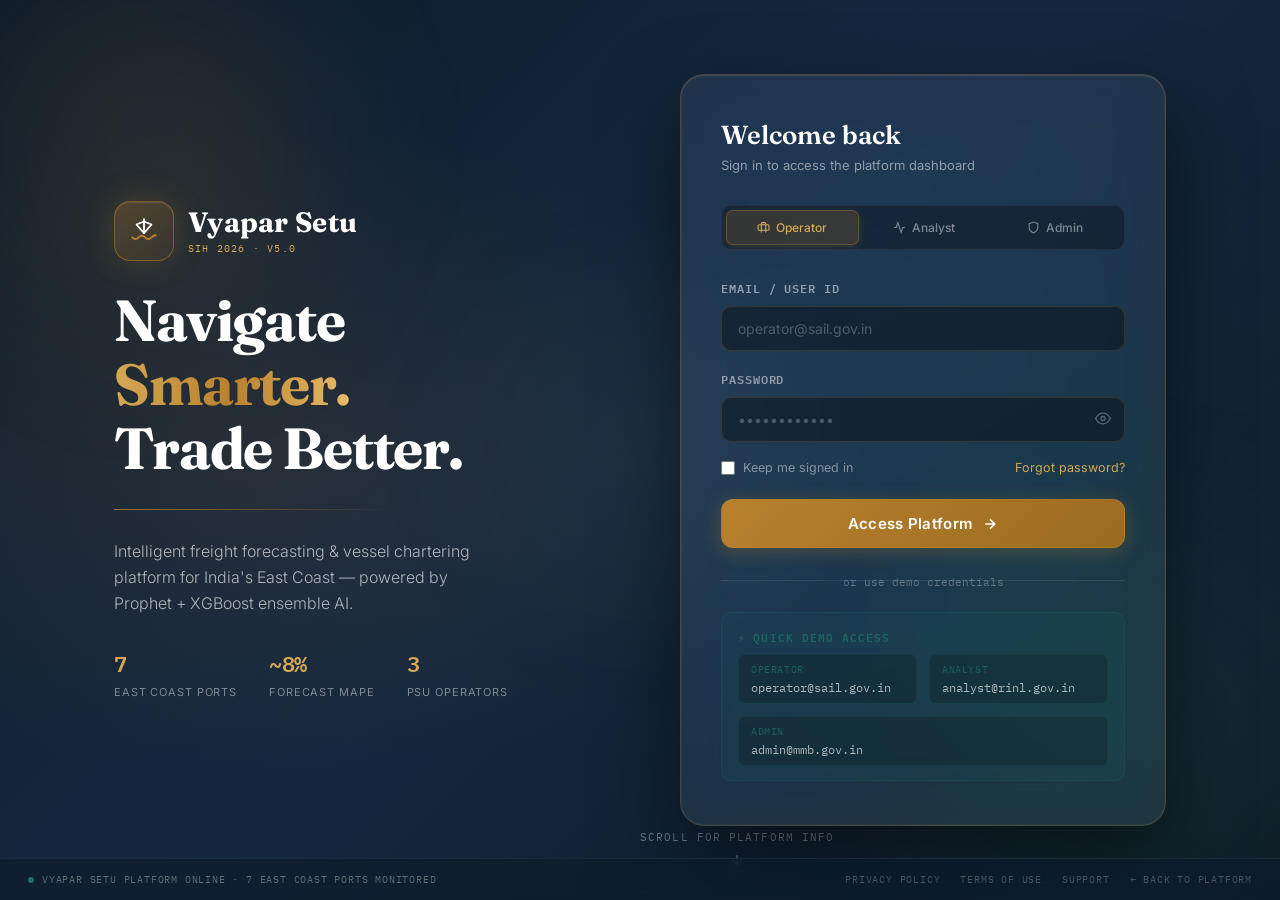
<file: website/index.html>
<!DOCTYPE html>
<html lang="en">
<head>
  <meta charset="UTF-8">
  <meta name="viewport" content="width=device-width, initial-scale=1.0">
  <title>Vyapar Setu — Intelligent Freight Forecasting &amp; Vessel Chartering Platform</title>
  
  <!-- Typography & Google Fonts -->
  <link rel="preconnect" href="https://fonts.googleapis.com">
  <link rel="preconnect" href="https://fonts.gstatic.com" crossorigin>
  <link href="https://fonts.googleapis.com/css2?family=Fraunces:opsz,wght@9..144,500;9..144,600;9..144,700&family=Inter:wght@400;500;600;700&family=IBM+Plex+Mono:wght@400;500;600&display=swap" rel="stylesheet">
  
  <!-- CSS Stylesheets -->
  <link rel="stylesheet" href="css/main.css">
  <link rel="stylesheet" href="css/components.css">
  <link rel="stylesheet" href="css/modules.css">
</head>
<body>
  <!-- ── Auth Guard: redirect to auth.html if no valid session ── -->
  <script>
    (function() {
      var token = localStorage.getItem('vs_token');
      var userStr = localStorage.getItem('vs_user');
      if (!token || !userStr) {
        window.location.replace('auth.html');
        return;
      }
      try {
        var u = JSON.parse(userStr);
        if (!u || !u.expiresAt || Date.now() > u.expiresAt) {
          localStorage.removeItem('vs_token');
          localStorage.removeItem('vs_user');
          window.location.replace('auth.html');
        }
      } catch(e) {
        window.location.replace('auth.html');
      }
    })();
  </script>
  <div id="app">
    
    <!-- Platform Header -->
    <header>
      <div class="brandrow">
        <div class="brand">
          <svg width="32" height="32" viewBox="0 0 30 30" fill="none">
            <path d="M4 21c2 2 4 2 6 0s4-2 6 0 4 2 6 0 4-2 4-2" stroke="#B9812E" stroke-width="1.8" stroke-linecap="round"/>
            <path d="M15 4v13" stroke="#2A2016" stroke-width="1.8" stroke-linecap="round"/>
            <path d="M15 6l7 3-7 8-7-8 7-3z" stroke="#2A2016" stroke-width="1.5" fill="none" stroke-linejoin="round"/>
          </svg>
          <div>
            <h1>Vyapar Setu <span class="version-tag">v5.0</span></h1>
            <div class="sub">Intelligent Freight Forecasting &amp; Vessel Chartering Platform — East Coast India</div>
          </div>
        </div>

        <div class="headright">
          <div class="headstats" id="headstats">
            <!-- Populated dynamically by app.js -->
          </div>
          <div class="head-actions">
            <button class="btn ghost small" id="btn-voice-qa-head">🎙️ Voice Q&amp;A</button>
            <button class="btn ghost small" id="btn-tender-head">📑 Tender Spec</button>
            <button class="btn brass" id="btn-new-contract">＋ New Contract</button>
            <span id="user-greeting" style="font-size:11px;font-family:'IBM Plex Mono',monospace;color:var(--ink-faint);display:none;padding: 0 6px;border-left:1px solid var(--rule);margin-left:4px;"></span>
            <button class="btn ghost small" id="btn-logout" onclick="vsLogout()" style="font-size:11px;color:var(--ink-faint);">⎋ Logout</button>
          </div>
        </div>
      </div>
    </header>

    <!-- Multi-Module Tab Navigation Bar -->
    <div class="nav-tabs-wrapper">
      <nav class="nav-tabs">
        <button class="tab-btn active" data-tab="ledger-view">
          📜 Trade Ledger
        </button>
        <button class="tab-btn" data-tab="forecast-view">
          📈 Freight Forecast
        </button>
        <button class="tab-btn" data-tab="optimizer-view">
          ⚖️ MILP Optimizer
        </button>
        <button class="tab-btn" data-tab="pooling-view">
          🤝 Cross-PSU Pooling <span class="badge">COA</span>
        </button>
        <button class="tab-btn" data-tab="idle-view">
          ⚓ Idle Advisor
        </button>
        <button class="tab-btn" data-tab="vernacular-view">
          🎙️ Sarvam AI <span class="badge">Vernacular</span>
        </button>
        <button class="tab-btn" data-tab="tender-view">
          📑 Tender Spec
        </button>
        <button class="tab-btn" data-tab="backtest-view">
          📊 2-Yr Backtest
        </button>
      </nav>
    </div>

    <!-- Main View Workspace Area -->
    <main id="main-view">
      <div class="tab-view active" id="ledger-view"></div>
      <div class="tab-view" id="forecast-view"></div>
      <div class="tab-view" id="optimizer-view"></div>
      <div class="tab-view" id="pooling-view"></div>
      <div class="tab-view" id="idle-view"></div>
      <div class="tab-view" id="vernacular-view"></div>
      <div class="tab-view" id="tender-view"></div>
      <div class="tab-view" id="backtest-view"></div>
    </main>

    <!-- Footer Status Bar -->
    <footer>
      <div class="status-indicator">
        <span class="pulse-dot"></span>
        <span>VYAPAR SETU PLATFORM ONLINE · 7 EAST COAST PORTS MONITORED</span>
      </div>
      <div style="display:flex;align-items:center;gap:16px;">
        <span id="backend-status" style="font-size:11px;font-family:'IBM Plex Mono',monospace;cursor:pointer;color:#fbbf24;user-select:none;" title="Click to refresh backend status">● Demo Mode</span>
        <span class="mono" id="clock">REF DATE 2026-09-14</span>
      </div>
    </footer>

  </div>

  <!-- Toast Container & Modal Root -->
  <div id="toast-container"></div>
  <div id="modal-root"></div>

  <!-- JavaScript Modules & Data Store -->
  <script src="js/data/mockData.js"></script>
  <script src="js/modules/ledger.js"></script>
  <script src="js/modules/forecast.js"></script>
  <script src="js/modules/optimizer.js"></script>
  <script src="js/modules/pooling.js"></script>
  <script src="js/modules/idleAdvisor.js"></script>
  <script src="js/modules/vernacular.js"></script>
  <script src="js/modules/tender.js"></script>
  <script src="js/modules/backtest.js"></script>
  <script src="js/app.js"></script>

  <!-- ── Auth Session Utilities ── -->
  <script>
    // Show user greeting in header
    (function() {
      try {
        var u = JSON.parse(localStorage.getItem('vs_user') || '{}');
        if (u && u.name) {
          var el = document.getElementById('user-greeting');
          if (el) {
            el.textContent = u.name + ' · ' + (u.role || '').toUpperCase();
            el.style.display = 'inline';
          }
        }
      } catch(e) {}
    })();

    // Logout: clear session and redirect to auth.html
    function vsLogout() {
      localStorage.removeItem('vs_token');
      localStorage.removeItem('vs_user');
      window.location.replace('auth.html');
    }
  </script>
</body>
</html>
</file>
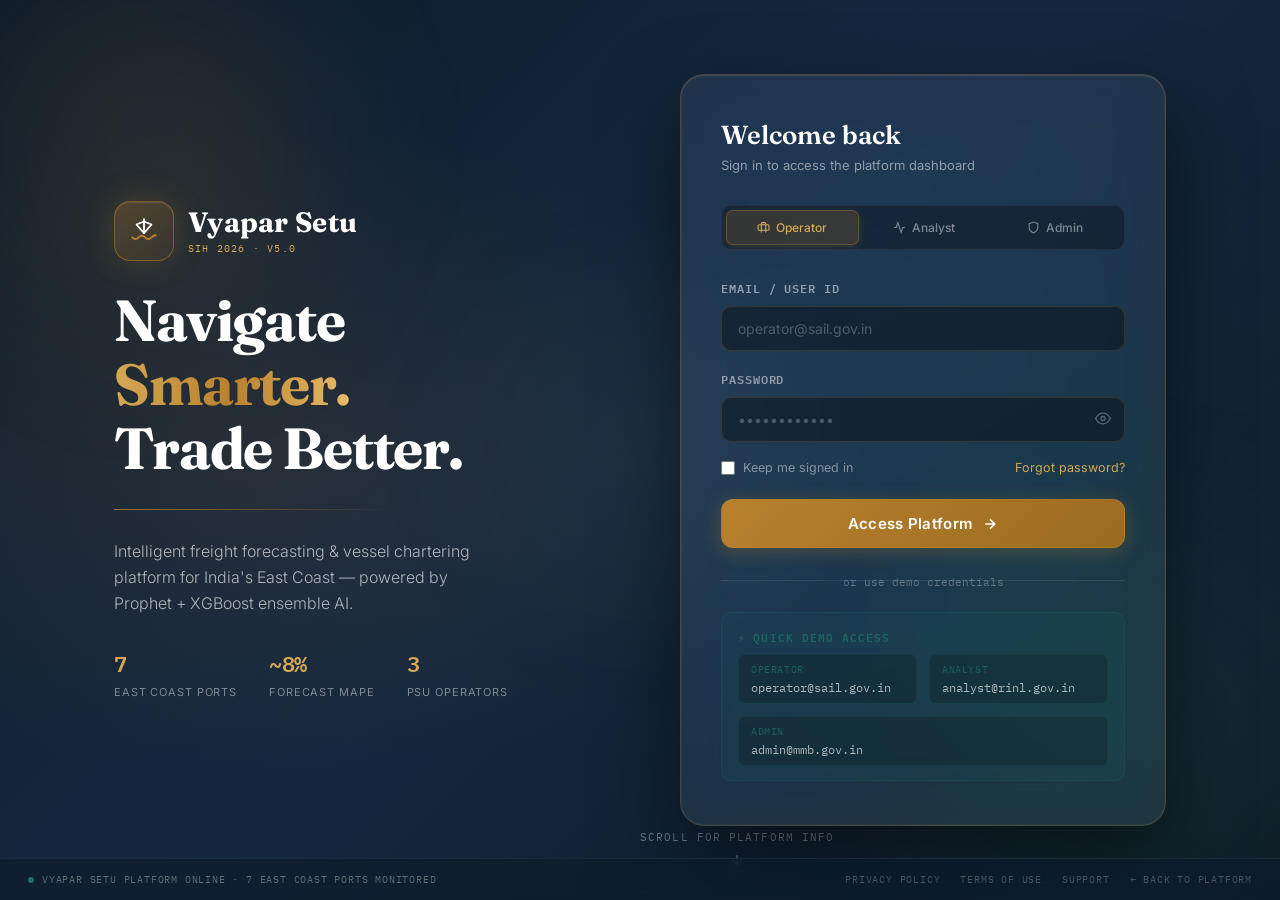
<file: website/auth.html>
<!DOCTYPE html>
<html lang="en">
<head>
  <meta charset="UTF-8">
  <meta name="viewport" content="width=device-width, initial-scale=1.0">
  <title>Vyapar Setu — Sign In | Intelligent Freight Forecasting Platform</title>
  <meta name="description" content="Sign in to Vyapar Setu — India's intelligent freight forecasting and vessel chartering platform for East Coast ports.">

  <!-- Fonts -->
  <link rel="preconnect" href="https://fonts.googleapis.com">
  <link rel="preconnect" href="https://fonts.gstatic.com" crossorigin>
  <link href="https://fonts.googleapis.com/css2?family=Fraunces:opsz,wght@9..144,300;9..144,500;9..144,700&family=Inter:wght@300;400;500;600;700&family=IBM+Plex+Mono:wght@400;500;600&display=swap" rel="stylesheet">

  <style>
    /* ═══════════════════════════════════════════════════════════
       VYAPAR SETU — AUTH PAGE
       Inspired by ApexFC auth layer: full-screen hero, particles,
       animated orbs, glassmorphism form card, fade-in animations
    ═══════════════════════════════════════════════════════════ */

    :root {
      --paper:       #FBF3E3;
      --ink:         #2A2016;
      --ink-dim:     #7C6A4E;
      --ink-faint:   #A6936F;
      --brass:       #B9812E;
      --brass-light: #D4A855;
      --brass-glow:  rgba(185, 129, 46, 0.4);
      --teal:        #1E6E63;
      --teal-glow:   rgba(30, 110, 99, 0.4);
      --deep-navy:   #0D1B2A;
      --mid-navy:    #162840;
      --ocean-blue:  #1B3D5F;
      --amber:       #C8882A;
    }

    * { box-sizing: border-box; margin: 0; padding: 0; }

    html, body {
      height: 100%;
      font-family: 'Inter', -apple-system, sans-serif;
      -webkit-font-smoothing: antialiased;
      overflow-x: hidden;
    }

    /* ── FULL-SCREEN HERO CONTAINER ── */
    .auth-hero {
      position: relative;
      width: 100%;
      min-height: 100vh;
      display: flex;
      align-items: center;
      justify-content: center;
      overflow: hidden;
      background: linear-gradient(135deg, #0D1B2A 0%, #162840 40%, #0F2233 70%, #1a1208 100%);
    }

    /* ── BACKGROUND IMAGE (blurred, like ApexFC) ── */
    .auth-bg-image {
      position: absolute;
      inset: 0;
      background-image: url('https://images.unsplash.com/photo-1575373940633-86a0f810da53?w=1920&q=80');
      background-size: cover;
      background-position: center 60%;
      filter: blur(2px) brightness(0.35) saturate(0.7);
      transform: scale(1.05);
      animation: slowZoom 25s ease-in-out infinite alternate;
    }

    @keyframes slowZoom {
      from { transform: scale(1.05); }
      to   { transform: scale(1.12); }
    }

    /* ── GRADIENT OVERLAY (multi-layer like ApexFC) ── */
    .auth-overlay {
      position: absolute;
      inset: 0;
      background:
        radial-gradient(ellipse 80% 60% at 20% 50%, rgba(185,129,46,0.12) 0%, transparent 60%),
        radial-gradient(ellipse 60% 80% at 80% 60%, rgba(30,110,99,0.10) 0%, transparent 60%),
        linear-gradient(135deg, rgba(13,27,42,0.75) 0%, rgba(22,40,64,0.65) 50%, rgba(13,27,42,0.80) 100%);
    }

    /* ── ANIMATED GLOWING ORBS (from ApexFC pattern) ── */
    .orb {
      position: absolute;
      border-radius: 50%;
      filter: blur(60px);
      animation: orbPulse 6s ease-in-out infinite alternate;
      pointer-events: none;
    }
    .orb-1 {
      width: 500px; height: 500px;
      top: -100px; left: -100px;
      background: radial-gradient(circle, rgba(185,129,46,0.18) 0%, transparent 70%);
      animation-delay: 0s; animation-duration: 7s;
    }
    .orb-2 {
      width: 600px; height: 600px;
      bottom: -150px; right: -150px;
      background: radial-gradient(circle, rgba(30,110,99,0.16) 0%, transparent 70%);
      animation-delay: 2s; animation-duration: 9s;
    }
    .orb-3 {
      width: 400px; height: 400px;
      top: 50%; left: 50%;
      transform: translate(-50%, -50%);
      background: radial-gradient(circle, rgba(43,91,132,0.10) 0%, transparent 70%);
      animation-delay: 4s; animation-duration: 11s;
    }
    @keyframes orbPulse {
      from { opacity: 0.6; transform: scale(0.95); }
      to   { opacity: 1;   transform: scale(1.05); }
    }
    .orb-3 { animation-name: orbPulse3; }
    @keyframes orbPulse3 {
      from { opacity: 0.6; transform: translate(-50%,-50%) scale(0.95); }
      to   { opacity: 1;   transform: translate(-50%,-50%) scale(1.08); }
    }

    /* ── ANIMATED FLOATING PARTICLES (ApexFC key feature) ── */
    .particles-canvas {
      position: absolute;
      inset: 0;
      pointer-events: none;
      overflow: hidden;
    }
    .particle {
      position: absolute;
      width: 3px; height: 3px;
      background: rgba(185,129,46,0.6);
      border-radius: 50%;
      animation: floatParticle linear infinite;
    }
    .particle:nth-child(odd)  { background: rgba(255,255,255,0.25); width: 2px; height: 2px; }
    .particle:nth-child(3n)   { background: rgba(30,110,99,0.5); }

    @keyframes floatParticle {
      0%   { transform: translateY(0) translateX(0) rotate(0deg); opacity: 0; }
      10%  { opacity: 1; }
      90%  { opacity: 0.8; }
      100% { transform: translateY(-120vh) translateX(40px) rotate(360deg); opacity: 0; }
    }

    /* ── MAIN LAYOUT: split-screen inspired, centered card ── */
    .auth-content {
      position: relative;
      z-index: 10;
      width: 100%;
      max-width: 1100px;
      padding: 40px 24px;
      display: grid;
      grid-template-columns: 1fr 1fr;
      gap: 80px;
      align-items: center;
      opacity: 0;
      transform: translateY(20px);
      transition: opacity 0.9s ease, transform 0.9s ease;
    }
    .auth-content.visible {
      opacity: 1;
      transform: translateY(0);
    }

    /* ── LEFT PANEL: Branding & Hero copy ── */
    .auth-brand {
      color: #fff;
      display: flex;
      flex-direction: column;
      gap: 28px;
    }

    .auth-brand-logo {
      display: flex;
      align-items: center;
      gap: 14px;
    }

    .auth-brand-logo-icon {
      width: 60px; height: 60px;
      background: linear-gradient(135deg, rgba(185,129,46,0.3), rgba(185,129,46,0.1));
      border: 1.5px solid rgba(185,129,46,0.5);
      border-radius: 16px;
      display: flex; align-items: center; justify-content: center;
      box-shadow: 0 0 30px rgba(185,129,46,0.25), inset 0 1px 0 rgba(255,255,255,0.1);
      animation: iconBreathe 4s ease-in-out infinite alternate;
    }
    @keyframes iconBreathe {
      from { box-shadow: 0 0 20px rgba(185,129,46,0.2); }
      to   { box-shadow: 0 0 45px rgba(185,129,46,0.4), 0 0 80px rgba(185,129,46,0.15); }
    }

    .auth-brand-name {
      display: flex;
      flex-direction: column;
    }
    .auth-brand-name h1 {
      font-family: 'Fraunces', serif;
      font-size: 28px;
      font-weight: 700;
      color: #fff;
      letter-spacing: 0.01em;
      line-height: 1.1;
    }
    .auth-brand-name span {
      font-size: 10px;
      font-family: 'IBM Plex Mono', monospace;
      color: var(--brass-light);
      letter-spacing: 0.12em;
      margin-top: 4px;
      text-transform: uppercase;
    }

    .auth-hero-headline {
      font-family: 'Fraunces', serif;
      font-size: clamp(36px, 5vw, 58px);
      font-weight: 700;
      line-height: 1.1;
      color: #ffffff;
      letter-spacing: -0.02em;
    }
    .auth-hero-headline .accent {
      background: linear-gradient(90deg, #D4A855, #B9812E, #e8bc68);
      -webkit-background-clip: text;
      -webkit-text-fill-color: transparent;
      background-clip: text;
    }

    .auth-hero-sub {
      font-size: 16px;
      color: rgba(255,255,255,0.65);
      line-height: 1.65;
      max-width: 380px;
      font-weight: 300;
    }

    /* Animated divider */
    .auth-divider {
      height: 1px;
      max-width: 280px;
      background: linear-gradient(90deg, rgba(185,129,46,0.8), transparent);
    }

    /* Stats Row */
    .auth-stats {
      display: flex;
      gap: 32px;
      flex-wrap: wrap;
    }
    .auth-stat {
      display: flex;
      flex-direction: column;
      gap: 4px;
    }
    .auth-stat-val {
      font-family: 'IBM Plex Mono', monospace;
      font-size: 22px;
      font-weight: 600;
      color: var(--brass-light);
      letter-spacing: -0.02em;
    }
    .auth-stat-lbl {
      font-size: 11px;
      color: rgba(255,255,255,0.45);
      text-transform: uppercase;
      letter-spacing: 0.08em;
    }

    /* ── RIGHT PANEL: Glassmorphism Auth Card ── */
    .auth-card {
      background: rgba(251, 243, 227, 0.07);
      backdrop-filter: blur(24px) saturate(1.4);
      -webkit-backdrop-filter: blur(24px) saturate(1.4);
      border: 1px solid rgba(185, 129, 46, 0.25);
      border-radius: 24px;
      padding: 44px 40px;
      box-shadow:
        0 32px 80px rgba(0,0,0,0.5),
        0 0 0 1px rgba(255,255,255,0.04) inset,
        0 1px 0 rgba(255,255,255,0.08) inset;
      transition: box-shadow 0.4s ease;
    }
    .auth-card:hover {
      box-shadow:
        0 40px 100px rgba(0,0,0,0.55),
        0 0 60px rgba(185,129,46,0.1),
        0 0 0 1px rgba(255,255,255,0.05) inset,
        0 1px 0 rgba(255,255,255,0.10) inset;
    }

    .auth-card-header {
      margin-bottom: 32px;
    }
    .auth-card-header h2 {
      font-family: 'Fraunces', serif;
      font-size: 26px;
      font-weight: 600;
      color: #fff;
      margin-bottom: 6px;
    }
    .auth-card-header p {
      font-size: 13px;
      color: rgba(255,255,255,0.5);
    }

    /* Role selector tabs */
    .role-tabs {
      display: flex;
      gap: 0;
      background: rgba(0,0,0,0.3);
      border-radius: 10px;
      padding: 4px;
      margin-bottom: 28px;
      border: 1px solid rgba(255,255,255,0.06);
    }
    .role-tab {
      flex: 1;
      padding: 9px 12px;
      border: none;
      border-radius: 7px;
      font-size: 12px;
      font-weight: 500;
      font-family: 'Inter', sans-serif;
      cursor: pointer;
      transition: all 0.25s ease;
      color: rgba(255,255,255,0.45);
      background: transparent;
      display: flex;
      align-items: center;
      justify-content: center;
      gap: 6px;
    }
    .role-tab.active {
      background: rgba(185,129,46,0.2);
      color: var(--brass-light);
      border: 1px solid rgba(185,129,46,0.35);
      box-shadow: 0 2px 8px rgba(185,129,46,0.2);
    }
    .role-tab:hover:not(.active) {
      color: rgba(255,255,255,0.7);
      background: rgba(255,255,255,0.05);
    }

    /* Form fields */
    .form-group {
      margin-bottom: 18px;
    }
    .form-label {
      display: block;
      font-size: 11.5px;
      font-weight: 600;
      color: rgba(255,255,255,0.5);
      text-transform: uppercase;
      letter-spacing: 0.08em;
      margin-bottom: 8px;
      font-family: 'IBM Plex Mono', monospace;
    }
    .form-input {
      width: 100%;
      padding: 13px 16px;
      background: rgba(0,0,0,0.35);
      border: 1px solid rgba(185,129,46,0.2);
      border-radius: 10px;
      font-size: 14px;
      font-family: 'Inter', sans-serif;
      color: #fff;
      outline: none;
      transition: all 0.25s ease;
    }
    .form-input::placeholder { color: rgba(255,255,255,0.25); }
    .form-input:focus {
      border-color: rgba(185,129,46,0.6);
      background: rgba(0,0,0,0.45);
      box-shadow: 0 0 0 3px rgba(185,129,46,0.12);
    }
    .form-input:focus-visible { outline: none; }

    /* Password wrapper */
    .input-wrapper { position: relative; }
    .input-toggle {
      position: absolute;
      right: 14px; top: 50%;
      transform: translateY(-50%);
      background: none; border: none;
      cursor: pointer; padding: 0;
      color: rgba(255,255,255,0.3);
      font-size: 13px;
      transition: color 0.2s;
    }
    .input-toggle:hover { color: var(--brass-light); }

    /* Remember + Forgot row */
    .form-meta {
      display: flex;
      align-items: center;
      justify-content: space-between;
      margin-bottom: 24px;
    }
    .remember-label {
      display: flex;
      align-items: center;
      gap: 8px;
      cursor: pointer;
      font-size: 12.5px;
      color: rgba(255,255,255,0.45);
    }
    .remember-label input[type="checkbox"] {
      accent-color: var(--brass);
      width: 14px; height: 14px;
    }
    .forgot-link {
      font-size: 12.5px;
      color: var(--brass-light);
      text-decoration: none;
      transition: color 0.2s;
    }
    .forgot-link:hover { color: #e8bc68; }

    /* Primary CTA Button */
    .btn-signin {
      width: 100%;
      padding: 14px 20px;
      background: linear-gradient(135deg, #B9812E, #9A6B20);
      border: 1px solid rgba(185,129,46,0.5);
      border-radius: 12px;
      color: #fff;
      font-size: 15px;
      font-weight: 600;
      font-family: 'Inter', sans-serif;
      cursor: pointer;
      display: flex;
      align-items: center;
      justify-content: center;
      gap: 10px;
      position: relative;
      overflow: hidden;
      transition: all 0.3s ease;
      box-shadow: 0 4px 20px rgba(185,129,46,0.3);
      letter-spacing: 0.02em;
    }
    .btn-signin::before {
      content: '';
      position: absolute;
      top: 0; left: -100%;
      width: 100%; height: 100%;
      background: linear-gradient(90deg, transparent, rgba(255,255,255,0.12), transparent);
      transition: left 0.5s ease;
    }
    .btn-signin:hover {
      background: linear-gradient(135deg, #C8882A, #B9812E);
      transform: translateY(-2px);
      box-shadow: 0 8px 30px rgba(185,129,46,0.45);
    }
    .btn-signin:hover::before { left: 100%; }
    .btn-signin:active { transform: translateY(0); }

    .btn-signin .arrow {
      transition: transform 0.3s ease;
    }
    .btn-signin:hover .arrow { transform: translateX(4px); }

    /* Spinner inside btn */
    .btn-signin.loading .btn-text { display: none; }
    .btn-signin.loading .btn-spinner { display: block !important; }

    .btn-spinner {
      display: none;
      width: 18px; height: 18px;
      border: 2px solid rgba(255,255,255,0.3);
      border-top-color: #fff;
      border-radius: 50%;
      animation: spin 0.7s linear infinite;
    }
    @keyframes spin { to { transform: rotate(360deg); } }

    /* Divider */
    .card-sep {
      position: relative;
      text-align: center;
      margin: 22px 0;
    }
    .card-sep::before {
      content: '';
      position: absolute;
      left: 0; right: 0;
      top: 50%;
      height: 1px;
      background: rgba(255,255,255,0.09);
    }
    .card-sep span {
      position: relative;
      display: inline-block;
      background: transparent;
      padding: 0 12px;
      font-size: 11px;
      color: rgba(255,255,255,0.3);
      font-family: 'IBM Plex Mono', monospace;
    }

    /* Demo credentials panel */
    .demo-panel {
      background: rgba(30,110,99,0.12);
      border: 1px solid rgba(30,110,99,0.25);
      border-radius: 10px;
      padding: 14px 16px;
      display: flex;
      flex-direction: column;
      gap: 8px;
    }
    .demo-panel-title {
      font-size: 10.5px;
      font-family: 'IBM Plex Mono', monospace;
      color: rgba(30,110,99,0.9);
      font-weight: 600;
      text-transform: uppercase;
      letter-spacing: 0.1em;
    }
    .demo-cred-row {
      display: flex;
      gap: 12px;
      flex-wrap: wrap;
    }
    .demo-cred {
      flex: 1;
      min-width: 140px;
      background: rgba(0,0,0,0.2);
      border-radius: 7px;
      padding: 8px 12px;
      cursor: pointer;
      border: 1px solid rgba(30,110,99,0.2);
      transition: all 0.2s ease;
    }
    .demo-cred:hover {
      background: rgba(30,110,99,0.15);
      border-color: rgba(30,110,99,0.4);
    }
    .demo-cred-label {
      font-size: 10px;
      color: rgba(30,110,99,0.8);
      font-family: 'IBM Plex Mono', monospace;
      text-transform: uppercase;
      letter-spacing: 0.06em;
      margin-bottom: 4px;
    }
    .demo-cred-val {
      font-size: 12px;
      color: rgba(255,255,255,0.65);
      font-family: 'IBM Plex Mono', monospace;
    }

    /* Error shake */
    @keyframes shake {
      0%, 100% { transform: translateX(0); }
      20%  { transform: translateX(-8px); }
      40%  { transform: translateX(8px); }
      60%  { transform: translateX(-5px); }
      80%  { transform: translateX(5px); }
    }
    .shake { animation: shake 0.4s ease; }

    .form-error {
      font-size: 11.5px;
      color: #f08080;
      margin-top: 20px;
      text-align: center;
      padding: 10px 14px;
      background: rgba(166,57,44,0.15);
      border-radius: 8px;
      border: 1px solid rgba(166,57,44,0.3);
      display: none;
    }
    .form-error.visible { display: block; }

    /* ── SCROLL INDICATOR (ApexFC pattern) ── */
    .scroll-hint {
      position: absolute;
      bottom: 32px;
      left: 50%;
      transform: translateX(-50%);
      display: flex;
      flex-direction: column;
      align-items: center;
      gap: 8px;
      color: rgba(255,255,255,0.4);
      font-size: 11px;
      font-family: 'IBM Plex Mono', monospace;
      letter-spacing: 0.1em;
      text-transform: uppercase;
      animation: fadeInUp 1.5s ease 2s both;
      cursor: default;
    }
    .scroll-hint svg {
      animation: bounceDown 1.8s ease-in-out infinite;
    }
    @keyframes bounceDown {
      0%, 100% { transform: translateY(0); }
      50% { transform: translateY(6px); }
    }

    /* ── FOOTER STRIP ── */
    .auth-footer {
      position: absolute;
      bottom: 0; left: 0; right: 0;
      padding: 14px 28px;
      display: flex;
      align-items: center;
      justify-content: space-between;
      border-top: 1px solid rgba(255,255,255,0.06);
      background: rgba(13,27,42,0.6);
      backdrop-filter: blur(10px);
      z-index: 20;
    }
    .auth-footer-status {
      display: flex;
      align-items: center;
      gap: 8px;
      font-family: 'IBM Plex Mono', monospace;
      font-size: 10px;
      color: rgba(255,255,255,0.35);
      text-transform: uppercase;
      letter-spacing: 0.08em;
    }
    .pulse-dot-sm {
      width: 6px; height: 6px;
      background: #1E6E63;
      border-radius: 50%;
      flex-shrink: 0;
      box-shadow: 0 0 0 0 rgba(30,110,99,0.4);
      animation: pulseDot 2s infinite;
    }
    @keyframes pulseDot {
      0%   { box-shadow: 0 0 0 0 rgba(30,110,99,0.7); }
      70%  { box-shadow: 0 0 0 5px rgba(30,110,99,0); }
      100% { box-shadow: 0 0 0 0 rgba(30,110,99,0); }
    }
    .auth-footer-links {
      display: flex;
      gap: 20px;
    }
    .auth-footer-links a {
      font-family: 'IBM Plex Mono', monospace;
      font-size: 10px;
      color: rgba(255,255,255,0.25);
      text-decoration: none;
      text-transform: uppercase;
      letter-spacing: 0.08em;
      transition: color 0.2s;
    }
    .auth-footer-links a:hover { color: var(--brass-light); }

    /* Fade-in utility */
    @keyframes fadeInUp {
      from { opacity: 0; transform: translateY(16px); }
      to   { opacity: 1; transform: translateY(0); }
    }

    /* ── RESPONSIVE ── */
    @media (max-width: 840px) {
      .auth-content {
        grid-template-columns: 1fr;
        gap: 40px;
        text-align: center;
        max-width: 440px;
      }
      .auth-brand { align-items: center; }
      .auth-brand-logo { justify-content: center; }
      .auth-hero-sub { text-align: center; margin: 0 auto; }
      .auth-divider { margin: 0 auto; }
      .auth-stats { justify-content: center; }
      .auth-footer { display: none; }
      .scroll-hint { display: none; }
    }
    @media (max-width: 480px) {
      .auth-card { padding: 32px 24px; }
    }
  </style>
</head>
<body>

  <!-- ─────────────────────────────────────────
       HERO WRAPPER
  ───────────────────────────────────────── -->
  <div class="auth-hero" id="authHero">

    <!-- Blurred background image -->
    <div class="auth-bg-image"></div>

    <!-- Gradient overlays -->
    <div class="auth-overlay"></div>

    <!-- Animated orbs -->
    <div class="orb orb-1"></div>
    <div class="orb orb-2"></div>
    <div class="orb orb-3"></div>

    <!-- Floating particles (generated by JS) -->
    <div class="particles-canvas" id="particlesCanvas"></div>

    <!-- ───── MAIN CONTENT ───── -->
    <div class="auth-content" id="authContent">

      <!-- LEFT: Branding panel -->
      <div class="auth-brand">
        <!-- Logo + Name -->
        <div class="auth-brand-logo">
          <div class="auth-brand-logo-icon">
            <svg width="32" height="32" viewBox="0 0 30 30" fill="none">
              <path d="M4 21c2 2 4 2 6 0s4-2 6 0 4 2 6 0 4-2 4-2" stroke="#B9812E" stroke-width="1.8" stroke-linecap="round"/>
              <path d="M15 4v13" stroke="#ffffff" stroke-width="1.8" stroke-linecap="round"/>
              <path d="M15 6l7 3-7 8-7-8 7-3z" stroke="#ffffff" stroke-width="1.5" fill="none" stroke-linejoin="round"/>
            </svg>
          </div>
          <div class="auth-brand-name">
            <h1>Vyapar Setu</h1>
            <span>SIH 2026 · v5.0</span>
          </div>
        </div>

        <!-- Headline -->
        <h2 class="auth-hero-headline">
          Navigate<br>
          <span class="accent">Smarter.</span><br>
          Trade Better.
        </h2>

        <div class="auth-divider"></div>

        <p class="auth-hero-sub">
          Intelligent freight forecasting & vessel chartering platform for India's East Coast — powered by Prophet + XGBoost ensemble AI.
        </p>

        <!-- Stats row -->
        <div class="auth-stats">
          <div class="auth-stat">
            <span class="auth-stat-val">7</span>
            <span class="auth-stat-lbl">East Coast Ports</span>
          </div>
          <div class="auth-stat">
            <span class="auth-stat-val">~8%</span>
            <span class="auth-stat-lbl">Forecast MAPE</span>
          </div>
          <div class="auth-stat">
            <span class="auth-stat-val">3</span>
            <span class="auth-stat-lbl">PSU Operators</span>
          </div>
        </div>
      </div>

      <!-- RIGHT: Glassmorphism auth card -->
      <div class="auth-card" id="authCard">

        <div class="auth-card-header">
          <h2>Welcome back</h2>
          <p>Sign in to access the platform dashboard</p>
        </div>

        <!-- Role selector tabs -->
        <div class="role-tabs" id="roleTabs">
          <button class="role-tab active" data-role="operator" id="tab-operator">
            <svg width="13" height="13" viewBox="0 0 24 24" fill="none" stroke="currentColor" stroke-width="2"><path d="M20 7H4a2 2 0 00-2 2v6a2 2 0 002 2h16a2 2 0 002-2V9a2 2 0 00-2-2z"/><path d="M16 21V5a2 2 0 00-2-2h-4a2 2 0 00-2 2v16"/></svg>
            Operator
          </button>
          <button class="role-tab" data-role="analyst" id="tab-analyst">
            <svg width="13" height="13" viewBox="0 0 24 24" fill="none" stroke="currentColor" stroke-width="2"><polyline points="22 12 18 12 15 21 9 3 6 12 2 12"/></svg>
            Analyst
          </button>
          <button class="role-tab" data-role="admin" id="tab-admin">
            <svg width="13" height="13" viewBox="0 0 24 24" fill="none" stroke="currentColor" stroke-width="2"><path d="M12 22s8-4 8-10V5l-8-3-8 3v7c0 6 8 10 8 10z"/></svg>
            Admin
          </button>
        </div>

        <!-- Login Form -->
        <form id="loginForm" autocomplete="on">
          <div class="form-group">
            <label class="form-label" for="email">Email / User ID</label>
            <input
              class="form-input" type="text" id="email" name="email"
              placeholder="operator@sail.gov.in"
              autocomplete="username"
              required
            >
          </div>

          <div class="form-group">
            <label class="form-label" for="password">Password</label>
            <div class="input-wrapper">
              <input
                class="form-input" type="password" id="password" name="password"
                placeholder="••••••••••••"
                autocomplete="current-password"
                required
              >
              <button type="button" class="input-toggle" id="togglePwd" title="Show/hide password" aria-label="Toggle password visibility">
                <svg id="eyeIcon" width="16" height="16" viewBox="0 0 24 24" fill="none" stroke="currentColor" stroke-width="2"><path d="M1 12s4-8 11-8 11 8 11 8-4 8-11 8-11-8-11-8z"/><circle cx="12" cy="12" r="3"/></svg>
              </button>
            </div>
          </div>

          <div class="form-meta">
            <label class="remember-label">
              <input type="checkbox" id="rememberMe"> Keep me signed in
            </label>
            <a href="#" class="forgot-link" id="forgotLink">Forgot password?</a>
          </div>

          <button type="submit" class="btn-signin" id="signinBtn">
            <span class="btn-text" style="display:flex;align-items:center;gap:10px;">
              Access Platform
              <svg class="arrow" width="16" height="16" viewBox="0 0 24 24" fill="none" stroke="currentColor" stroke-width="2.5">
                <path d="M5 12h14M12 5l7 7-7 7"/>
              </svg>
            </span>
            <div class="btn-spinner"></div>
          </button>

          <div class="form-error" id="formError">
            ⚠ Invalid credentials. Please verify your User ID and password.
          </div>
        </form>

        <!-- Separator -->
        <div class="card-sep"><span>or use demo credentials</span></div>

        <!-- Demo credentials quick-fill -->
        <div class="demo-panel">
          <div class="demo-panel-title">⚡ Quick Demo Access</div>
          <div class="demo-cred-row">
            <div class="demo-cred" onclick="fillDemo('operator@sail.gov.in','demo1234','operator')" title="Fill operator credentials">
              <div class="demo-cred-label">Operator</div>
              <div class="demo-cred-val">operator@sail.gov.in</div>
            </div>
            <div class="demo-cred" onclick="fillDemo('analyst@rinl.gov.in','demo1234','analyst')" title="Fill analyst credentials">
              <div class="demo-cred-label">Analyst</div>
              <div class="demo-cred-val">analyst@rinl.gov.in</div>
            </div>
            <div class="demo-cred" onclick="fillDemo('admin@mmb.gov.in','demo1234','admin')" title="Fill admin credentials">
              <div class="demo-cred-label">Admin</div>
              <div class="demo-cred-val">admin@mmb.gov.in</div>
            </div>
          </div>
        </div>

      </div><!-- /auth-card -->
    </div><!-- /auth-content -->

    <!-- Scroll hint (ApexFC pattern) -->
    <div class="scroll-hint">
      <span>Scroll for platform info</span>
      <svg width="16" height="16" viewBox="0 0 24 24" fill="none" stroke="currentColor" stroke-width="2">
        <path d="M12 5v14M5 12l7 7 7-7"/>
      </svg>
    </div>

    <!-- Footer strip -->
    <div class="auth-footer">
      <div class="auth-footer-status">
        <span class="pulse-dot-sm"></span>
        Vyapar Setu Platform Online · 7 East Coast Ports Monitored
      </div>
      <div class="auth-footer-links">
        <a href="#">Privacy Policy</a>
        <a href="#">Terms of Use</a>
        <a href="#">Support</a>
        <a href="index.html">← Back to Platform</a>
      </div>
    </div>

  </div><!-- /auth-hero -->


  <!-- ─────────────────────────────────────────
       JAVASCRIPT: Auth logic (ApexFC pattern)
  ───────────────────────────────────────── -->
  <script>
    /* ── 1. FADE-IN on load (ApexFC isVisible pattern) ─── */
    window.addEventListener('DOMContentLoaded', () => {
      requestAnimationFrame(() => {
        document.getElementById('authContent').classList.add('visible');
      });
      generateParticles();
      checkAlreadyLoggedIn();
    });

    /* ── 2. CHECK EXISTING SESSION ─── */
    function checkAlreadyLoggedIn() {
      const token = localStorage.getItem('vs_token');
      if (token) {
        // Already authenticated — redirect to main platform
        window.location.replace('index.html');
      }
    }

    /* ── 3. PARTICLES (ApexFC animated particles pattern) ─── */
    function generateParticles() {
      const canvas = document.getElementById('particlesCanvas');
      const count = 28;
      for (let i = 0; i < count; i++) {
        const p = document.createElement('div');
        p.className = 'particle';
        p.style.cssText = `
          left: ${Math.random() * 100}%;
          top: ${100 + Math.random() * 20}%;
          animation-duration: ${5 + Math.random() * 10}s;
          animation-delay: ${-Math.random() * 12}s;
          width: ${1 + Math.random() * 3}px;
          height: ${1 + Math.random() * 3}px;
          opacity: ${0.2 + Math.random() * 0.5};
        `;
        canvas.appendChild(p);
      }
    }

    /* ── 4. ROLE TAB SELECTION ─── */
    let selectedRole = 'operator';
    const roleTabs = document.querySelectorAll('.role-tab');
    roleTabs.forEach(tab => {
      tab.addEventListener('click', () => {
        roleTabs.forEach(t => t.classList.remove('active'));
        tab.classList.add('active');
        selectedRole = tab.dataset.role;

        // Update placeholder to match role
        const placeholders = {
          operator: 'operator@sail.gov.in',
          analyst:  'analyst@rinl.gov.in',
          admin:    'admin@mmb.gov.in'
        };
        document.getElementById('email').placeholder = placeholders[selectedRole];
      });
    });

    /* ── 5. PASSWORD TOGGLE ─── */
    document.getElementById('togglePwd').addEventListener('click', () => {
      const pwd = document.getElementById('password');
      const icon = document.getElementById('eyeIcon');
      if (pwd.type === 'password') {
        pwd.type = 'text';
        icon.innerHTML = `<path d="M17.94 17.94A10.07 10.07 0 0112 20c-7 0-11-8-11-8a18.45 18.45 0 015.06-5.94M9.9 4.24A9.12 9.12 0 0112 4c7 0 11 8 11 8a18.5 18.5 0 01-2.16 3.19m-6.72-1.07a3 3 0 11-4.24-4.24"/><line x1="1" y1="1" x2="23" y2="23"/>`;
      } else {
        pwd.type = 'password';
        icon.innerHTML = `<path d="M1 12s4-8 11-8 11 8 11 8-4 8-11 8-11-8-11-8z"/><circle cx="12" cy="12" r="3"/>`;
      }
    });

    /* ── 6. DEMO CREDENTIAL QUICK-FILL ─── */
    function fillDemo(email, pwd, role) {
      document.getElementById('email').value = email;
      document.getElementById('password').value = pwd;

      // Activate matching role tab
      roleTabs.forEach(t => {
        t.classList.toggle('active', t.dataset.role === role);
      });
      selectedRole = role;

      // Flash the card to signal fill
      const card = document.getElementById('authCard');
      card.style.borderColor = 'rgba(30,110,99,0.6)';
      card.style.boxShadow = '0 0 40px rgba(30,110,99,0.2), 0 32px 80px rgba(0,0,0,0.5)';
      setTimeout(() => {
        card.style.borderColor = '';
        card.style.boxShadow = '';
      }, 700);
    }

    /* ── 7. FORM SUBMISSION & AUTH ─── */
    const DEMO_USERS = {
      'operator@sail.gov.in': { password: 'demo1234', role: 'operator', name: 'SAIL Operator', org: 'SAIL' },
      'analyst@rinl.gov.in':  { password: 'demo1234', role: 'analyst',  name: 'RINL Analyst',  org: 'RINL' },
      'admin@mmb.gov.in':     { password: 'demo1234', role: 'admin',    name: 'MMB Admin',     org: 'MMB'  },
    };

    document.getElementById('loginForm').addEventListener('submit', async (e) => {
      e.preventDefault();
      const btn = document.getElementById('signinBtn');
      const errorEl = document.getElementById('formError');
      const email = document.getElementById('email').value.trim().toLowerCase();
      const password = document.getElementById('password').value;
      const remember = document.getElementById('rememberMe').checked;

      // Show loading state
      btn.classList.add('loading');
      errorEl.classList.remove('visible');

      // Simulate async auth (replace with real API call to /api/auth/login)
      await simulateDelay(900);

      const user = DEMO_USERS[email];
      if (user && user.password === password) {
        // ✅ Success — store session
        const session = {
          email,
          role: user.role,
          name: user.name,
          org: user.org,
          token: btoa(`${email}:${Date.now()}`),
          expiresAt: Date.now() + (remember ? 7 * 86400000 : 86400000),
        };
        localStorage.setItem('vs_token', session.token);
        localStorage.setItem('vs_user', JSON.stringify(session));

        // Success flash then redirect
        btn.style.background = 'linear-gradient(135deg, #1E6E63, #165952)';
        btn.classList.remove('loading');
        btn.innerHTML = `
          <svg width="18" height="18" viewBox="0 0 24 24" fill="none" stroke="currentColor" stroke-width="2.5">
            <polyline points="20 6 9 17 4 12"/>
          </svg>
          <span>Authenticated — Redirecting…</span>
        `;
        setTimeout(() => {
          window.location.replace('index.html');
        }, 800);

      } else {
        // ❌ Failure
        btn.classList.remove('loading');
        errorEl.classList.add('visible');
        const card = document.getElementById('authCard');
        card.classList.add('shake');
        setTimeout(() => card.classList.remove('shake'), 500);
      }
    });

    function simulateDelay(ms) {
      return new Promise(resolve => setTimeout(resolve, ms));
    }

    /* ── 8. FORGOT PASSWORD TOAST ─── */
    document.getElementById('forgotLink').addEventListener('click', (e) => {
      e.preventDefault();
      showToast('Contact your platform administrator to reset your password.');
    });

    function showToast(msg) {
      const t = document.createElement('div');
      t.style.cssText = `
        position:fixed;bottom:80px;left:50%;transform:translateX(-50%);
        background:rgba(13,27,42,0.95);border:1px solid rgba(185,129,46,0.4);
        color:rgba(255,255,255,0.85);padding:12px 22px;border-radius:10px;
        font-size:13px;font-family:'Inter',sans-serif;z-index:9999;
        backdrop-filter:blur(12px);box-shadow:0 8px 32px rgba(0,0,0,0.4);
        animation:fadeInUp 0.3s ease;
      `;
      t.textContent = msg;
      document.body.appendChild(t);
      setTimeout(() => t.remove(), 3500);
    }
  </script>
</body>
</html>
</file>
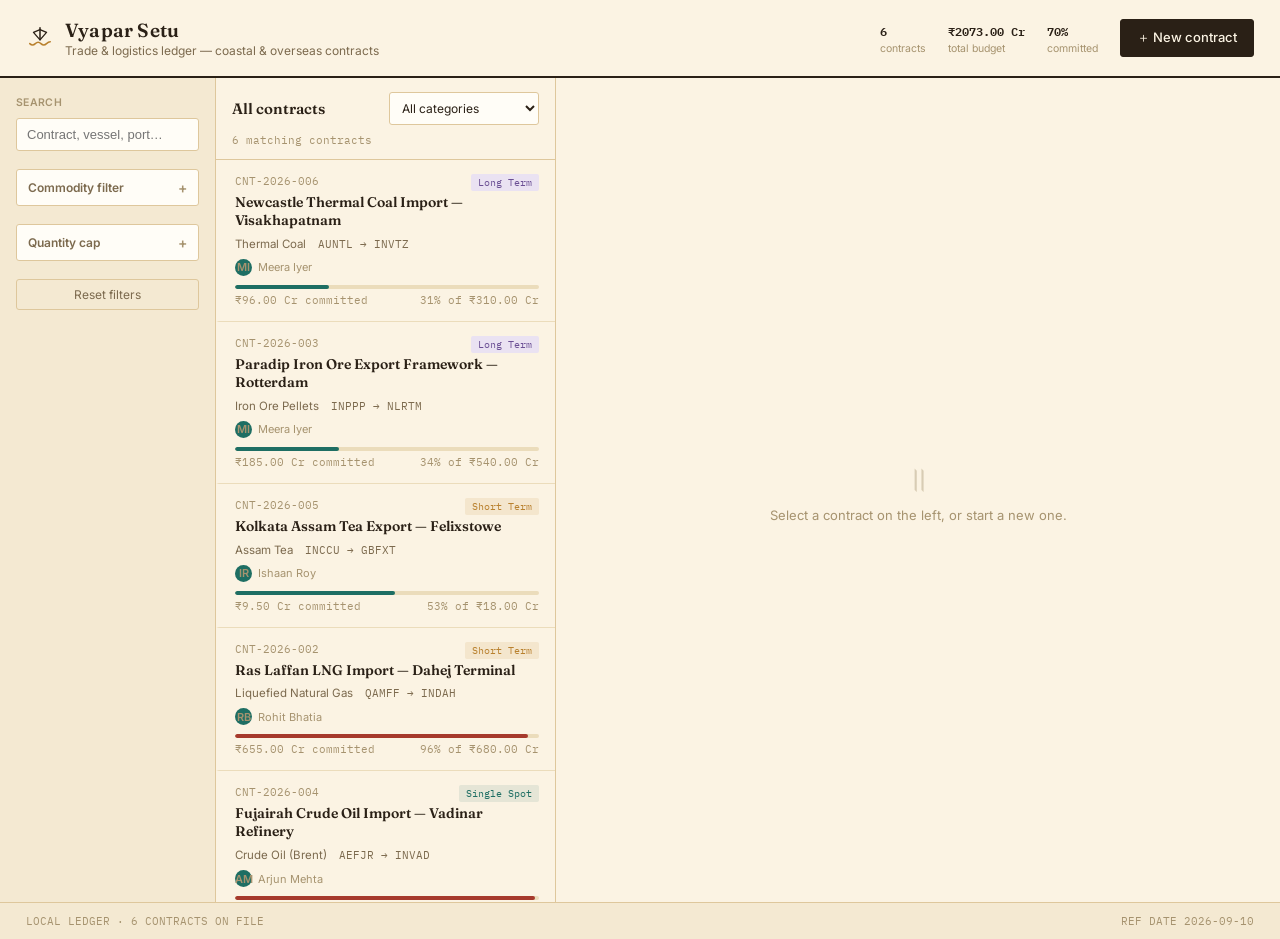
<file: website/SIH26006_Dashboard.html>
<!DOCTYPE html>
<html lang="en">
<head>
<meta charset="UTF-8">
<meta name="viewport" content="width=device-width, initial-scale=1.0">
<title>Vyapar Setu — Trade &amp; Logistics Ledger</title>
<link rel="preconnect" href="https://fonts.googleapis.com">
<link href="https://fonts.googleapis.com/css2?family=Fraunces:opsz,wght@9..144,500;9..144,600;9..144,700&family=Inter:wght@400;500;600&family=IBM+Plex+Mono:wght@400;500;600&display=swap" rel="stylesheet">
<style>
  :root{
    --paper:    #FBF3E3;
    --paper-2:  #F4E9D2;
    --card:     #FFFDF7;
    --rule:     #DEC79C;
    --rule-lite:#EBDCBB;
    --ink:      #2A2016;
    --ink-dim:  #7C6A4E;
    --ink-faint:#A6936F;
    --brass:    #B9812E;
    --brass-bg: rgba(185,129,46,0.12);
    --teal:     #1E6E63;
    --teal-bg:  rgba(30,110,99,0.10);
    --red:      #A6392C;
    --red-bg:   rgba(166,57,44,0.09);
  }
  *{box-sizing:border-box;}
  html,body{margin:0;padding:0;}
  body{background:var(--paper);color:var(--ink);font-family:'Inter',sans-serif;-webkit-font-smoothing:antialiased;}
  h1,h2,h3,.serif{font-family:'Fraunces',serif;}
  .mono{font-family:'IBM Plex Mono',monospace;}
  ::selection{background:var(--brass-bg);color:var(--ink);}
  button,select{font-family:inherit;}

  #app{min-height:100vh;display:flex;flex-direction:column;}

  /* ===== header ===== */
  header{border-bottom:2px solid var(--ink);background:var(--paper);padding:18px 26px;position:sticky;top:0;z-index:30;}
  .brandrow{display:flex;align-items:center;justify-content:space-between;gap:24px;flex-wrap:wrap;}
  .brand{display:flex;align-items:center;gap:11px;}
  .brand svg{flex-shrink:0;}
  .brand h1{font-size:19px;font-weight:600;letter-spacing:.01em;margin:0;color:var(--ink);}
  .brand .sub{color:var(--ink-dim);font-size:12px;margin-top:1px;}
  .headright{display:flex;align-items:center;gap:22px;}
  .headstats{display:flex;gap:22px;font-family:'IBM Plex Mono',monospace;font-size:12px;color:var(--ink-dim);}
  .headstats b{color:var(--ink);font-weight:600;}
  .headstats .lbl{color:var(--ink-faint);font-family:'Inter',sans-serif;font-size:10.5px;display:block;margin-top:1px;}

  .btn{border:1px solid var(--ink);background:var(--ink);color:var(--paper);padding:9px 16px;font-size:13px;font-weight:500;border-radius:3px;cursor:pointer;display:inline-flex;align-items:center;gap:7px;white-space:nowrap;}
  .btn:hover{background:#42331F;}
  .btn.ghost{background:transparent;color:var(--ink);border-color:var(--rule);}
  .btn.ghost:hover{border-color:var(--ink);}
  .btn.small{padding:6px 11px;font-size:12px;}
  .btn.danger{background:var(--red);border-color:var(--red);}
  .btn.danger:hover{background:#8A2E23;}
  .btn.teal{background:var(--teal);border-color:var(--teal);}
  .btn.teal:hover{background:#175650;}

  /* ===== body grid ===== */
  #body-grid{flex:1;display:grid;grid-template-columns:216px 340px 1fr;min-height:0;}
  @media (max-width:1080px){#body-grid{grid-template-columns:1fr;}}

  /* ===== filter rail ===== */
  aside.filters{border-right:1px solid var(--rule);padding:18px 16px;background:var(--paper-2);overflow-y:auto;max-height:calc(100vh - 76px);}
  .filt-title{font-size:10.5px;letter-spacing:.03em;color:var(--ink-faint);margin:0 0 9px 0;font-weight:600;text-transform:uppercase;}
  .filt-block{margin-bottom:18px;}
  input[type=text],input[type=number],input[type=date],select{
    width:100%;background:var(--card);border:1px solid var(--rule);color:var(--ink);
    padding:8px 10px;font-size:13px;border-radius:3px;
  }
  select:focus,input:focus{outline:1px solid var(--brass);outline-offset:0;}
  input[type=range]{width:100%;accent-color:var(--brass);}
  .range-labels{display:flex;justify-content:space-between;font-family:'IBM Plex Mono',monospace;font-size:10.5px;color:var(--ink-faint);margin-top:5px;}
  .clear-btn{background:none;border:1px solid var(--rule);color:var(--ink-dim);padding:7px 12px;font-size:12px;border-radius:3px;cursor:pointer;width:100%;}
  .clear-btn:hover{border-color:var(--ink-dim);color:var(--ink);}

  details.filt-collapse{border:1px solid var(--rule);border-radius:3px;background:var(--card);margin-bottom:18px;}
  details.filt-collapse summary{list-style:none;cursor:pointer;padding:9px 11px;font-size:12px;font-weight:600;color:var(--ink-dim);display:flex;justify-content:space-between;align-items:center;}
  details.filt-collapse summary::-webkit-details-marker{display:none;}
  details.filt-collapse summary::after{content:'+';color:var(--ink-faint);font-size:14px;}
  details.filt-collapse[open] summary::after{content:'–';}
  details.filt-collapse .inner{padding:2px 11px 11px 11px;}

  .commodity-row{display:flex;align-items:center;gap:6px;padding:3px 0;}
  .commodity-row label{flex:1;display:flex;align-items:center;gap:8px;font-size:12.5px;color:var(--ink-dim);cursor:pointer;}
  .commodity-row label:hover{color:var(--ink);}
  .commodity-row input[type=checkbox]{accent-color:var(--brass);width:12px;height:12px;}
  .del-x{background:none;border:none;color:var(--ink-faint);cursor:pointer;font-size:13px;line-height:1;padding:2px 4px;}
  .del-x:hover{color:var(--red);}
  .del-x:disabled{opacity:.25;cursor:not-allowed;}
  .add-commodity-row{display:flex;gap:6px;margin-top:8px;}
  .add-commodity-row input{flex:1;}

  /* ===== list pane ===== */
  section.listpane{border-right:1px solid var(--rule);overflow-y:auto;max-height:calc(100vh - 76px);background:var(--paper);}
  .list-toolbar{position:sticky;top:0;background:var(--paper);padding:14px 16px 12px 16px;border-bottom:1px solid var(--rule);z-index:5;}
  .list-toolbar-row{display:flex;gap:8px;align-items:center;margin-bottom:8px;}
  .list-toolbar-row:last-child{margin-bottom:0;}
  .list-toolbar h2{font-size:15px;margin:0;font-weight:600;flex:1;}
  .cat-select{max-width:150px;font-size:12px;padding:7px 8px;}
  .list-count{font-size:11px;color:var(--ink-faint);font-family:'IBM Plex Mono',monospace;}

  .card{padding:14px 16px;border-bottom:1px solid var(--rule-lite);cursor:pointer;border-left:3px solid transparent;transition:background .12s ease,border-color .12s ease;}
  .card:hover{background:var(--brass-bg);}
  .card.active{background:var(--brass-bg);border-left-color:var(--brass);}
  .card-top{display:flex;justify-content:space-between;align-items:flex-start;gap:10px;}
  .card-id{font-family:'IBM Plex Mono',monospace;font-size:10.5px;color:var(--ink-faint);}
  .card-title{font-size:14px;font-weight:600;color:var(--ink);margin:3px 0 7px 0;line-height:1.28;font-family:'Fraunces',serif;}
  .tag{font-size:10px;font-family:'IBM Plex Mono',monospace;padding:2px 7px;border-radius:2px;white-space:nowrap;}
  .tag.SINGLE_SPOT{background:var(--teal-bg);color:var(--teal);}
  .tag.SHORT_TERM{background:var(--brass-bg);color:var(--brass);}
  .tag.LONG_TERM{background:#EAE2F2;color:#6B4F94;}
  .card-meta{display:flex;gap:12px;font-size:11.5px;color:var(--ink-dim);flex-wrap:wrap;}
  .card-meta .route{font-family:'IBM Plex Mono',monospace;font-size:10.5px;}
  .card-officer{display:flex;align-items:center;gap:6px;margin-top:8px;}
  .avatar{width:17px;height:17px;border-radius:50%;background:var(--teal);color:#fff;font-size:8.5px;font-weight:600;display:flex;align-items:center;justify-content:center;flex-shrink:0;}
  .card-officer span{font-size:11px;color:var(--ink-faint);}
  .card-bud{margin-top:9px;}
  .bud-bar{height:4px;background:var(--rule-lite);border-radius:2px;overflow:hidden;}
  .bud-fill{height:100%;border-radius:2px;}
  .bud-row{display:flex;justify-content:space-between;font-size:10.5px;font-family:'IBM Plex Mono',monospace;color:var(--ink-faint);margin-top:4px;}
  .empty{padding:50px 22px;text-align:center;color:var(--ink-faint);font-size:13px;}

  /* ===== detail pane ===== */
  section.detail{overflow-y:auto;max-height:calc(100vh - 76px);display:flex;}
  .detail-empty{display:flex;align-items:center;justify-content:center;width:100%;color:var(--ink-faint);font-size:13px;flex-direction:column;gap:10px;}
  .detail-empty .glyph{font-size:32px;opacity:.4;font-family:'Fraunces',serif;}

  .detail-nav{width:150px;flex-shrink:0;border-right:1px solid var(--rule);background:var(--paper-2);padding:20px 0;}
  .detail-nav .dn-head{padding:0 16px 14px 16px;border-bottom:1px solid var(--rule);margin-bottom:8px;}
  .detail-nav .dn-id{font-family:'IBM Plex Mono',monospace;font-size:10px;color:var(--ink-faint);}
  .detail-nav button{
    width:100%;text-align:left;background:none;border:none;border-left:3px solid transparent;
    padding:10px 16px;font-size:12.5px;color:var(--ink-dim);cursor:pointer;
    display:flex;align-items:center;gap:9px;
  }
  .detail-nav button:hover{color:var(--ink);background:rgba(185,129,46,0.07);}
  .detail-nav button.active{color:var(--ink);font-weight:600;border-left-color:var(--brass);background:var(--brass-bg);}
  .detail-nav button svg{flex-shrink:0;opacity:.85;}

  .detail-content{flex:1;padding:24px 30px 60px 30px;min-width:0;}
  .d-head{margin-bottom:18px;}
  .d-id{font-family:'IBM Plex Mono',monospace;color:var(--ink-faint);font-size:11.5px;}
  .d-title{font-size:22px;font-weight:600;margin:5px 0 10px 0;color:var(--ink);line-height:1.25;font-family:'Fraunces',serif;}
  .d-badges{display:flex;gap:10px;align-items:center;flex-wrap:wrap;}
  .d-officer{display:flex;align-items:center;gap:7px;font-size:12px;color:var(--ink-dim);}
  .d-officer .avatar{width:20px;height:20px;font-size:9.5px;}
  .d-actions{display:flex;gap:8px;margin-top:14px;}

  .panel{border:1px solid var(--rule);background:var(--card);border-radius:4px;padding:18px 20px;margin-bottom:16px;}
  .panel h3{font-size:11px;letter-spacing:.03em;color:var(--ink-faint);margin:0 0 15px 0;font-weight:600;text-transform:uppercase;}

  /* overview tiles */
  .tile-row{display:grid;grid-template-columns:repeat(3,1fr);gap:14px;margin-bottom:18px;}
  @media (max-width:820px){.tile-row{grid-template-columns:1fr;}}
  .tile{border:1px solid var(--rule);background:var(--card);border-radius:4px;padding:15px 16px;}
  .tile .t-lbl{font-size:10.5px;color:var(--ink-faint);text-transform:uppercase;letter-spacing:.02em;margin-bottom:6px;}
  .tile .t-val{font-family:'IBM Plex Mono',monospace;font-size:19px;font-weight:600;color:var(--ink);}
  .tile .t-sub{font-size:11px;color:var(--ink-dim);margin-top:3px;}

  /* budget gauge */
  .gauge-wrap{display:flex;align-items:center;gap:22px;}
  .gauge-figs{flex:1;}
  .gauge-figs .big{font-family:'IBM Plex Mono',monospace;font-size:23px;font-weight:600;color:var(--ink);}
  .gauge-figs .lbl{font-size:11.5px;color:var(--ink-faint);margin-top:2px;}
  .gauge-figs .of{font-size:12px;color:var(--ink-dim);margin-top:10px;font-family:'IBM Plex Mono',monospace;}

  .cta{border-radius:4px;padding:16px 18px;border:1px solid;display:flex;gap:14px;align-items:flex-start;}
  .cta .dot{width:8px;height:8px;border-radius:50%;margin-top:5px;flex-shrink:0;}
  .cta .head{font-size:11px;letter-spacing:.03em;margin-bottom:5px;font-family:'IBM Plex Mono',monospace;text-transform:uppercase;}
  .cta .body{font-size:13.5px;line-height:1.55;color:var(--ink);}
  .cta.healthy{border-color:var(--teal);background:var(--teal-bg);}
  .cta.healthy .dot{background:var(--teal);}
  .cta.healthy .head{color:var(--teal);}
  .cta.warning{border-color:var(--brass);background:var(--brass-bg);}
  .cta.warning .dot{background:var(--brass);}
  .cta.warning .head{color:var(--brass);}
  .cta.critical{border-color:var(--red);background:var(--red-bg);}
  .cta.critical .dot{background:var(--red);}
  .cta.critical .head{color:var(--red);}

  /* nautical chart */
  .route-ports{display:flex;justify-content:space-between;margin-bottom:16px;}
  .route-port{font-size:13px;}
  .route-port .code{font-family:'IBM Plex Mono',monospace;color:var(--ink);font-weight:600;font-size:16px;}
  .route-port .name{color:var(--ink-faint);font-size:11.5px;margin-top:2px;}
  .route-port.dest{text-align:right;}
  .chart-frame{border:1px solid var(--rule);border-radius:4px;background:
      repeating-linear-gradient(0deg, rgba(185,129,46,0.06) 0, rgba(185,129,46,0.06) 1px, transparent 1px, transparent 26px),
      repeating-linear-gradient(90deg, rgba(185,129,46,0.06) 0, rgba(185,129,46,0.06) 1px, transparent 1px, transparent 26px),
      var(--card);
    padding:6px;
  }
  .route-svg{width:100%;height:120px;display:block;}
  .route-info{display:flex;justify-content:space-between;margin-top:12px;font-family:'IBM Plex Mono',monospace;font-size:11.5px;color:var(--ink-faint);}
  .route-info b{color:var(--ink-dim);font-weight:500;}
  .mt-row{display:flex;align-items:center;justify-content:space-between;margin-top:16px;padding-top:16px;border-top:1px solid var(--rule-lite);flex-wrap:wrap;gap:10px;}
  .mt-caption{font-size:11.5px;color:var(--ink-faint);}

  /* meta table */
  .meta-table{width:100%;border-collapse:collapse;}
  .meta-table td{padding:9px 0;font-size:13px;border-bottom:1px solid var(--rule-lite);}
  .meta-table td:first-child{color:var(--ink-faint);width:190px;font-size:11px;letter-spacing:.02em;text-transform:uppercase;}
  .meta-table td:last-child{color:var(--ink);font-family:'IBM Plex Mono',monospace;font-size:13px;text-align:right;}
  .meta-table tr:last-child td{border-bottom:none;}
  .note-box{margin-top:14px;font-size:13px;color:var(--ink-dim);line-height:1.6;font-style:italic;padding-top:14px;border-top:1px solid var(--rule-lite);}

  footer{padding:11px 26px;border-top:1px solid var(--rule);font-family:'IBM Plex Mono',monospace;font-size:10.5px;color:var(--ink-faint);display:flex;justify-content:space-between;background:var(--paper-2);}

  ::-webkit-scrollbar{width:8px;height:8px;}
  ::-webkit-scrollbar-track{background:transparent;}
  ::-webkit-scrollbar-thumb{background:var(--rule);border-radius:4px;}
  ::-webkit-scrollbar-thumb:hover{background:var(--ink-faint);}

  /* modal */
  .modal-overlay{position:fixed;inset:0;background:rgba(42,32,22,0.45);display:flex;align-items:flex-start;justify-content:center;padding:40px 20px;z-index:100;overflow-y:auto;}
  .modal{background:var(--card);border:1px solid var(--rule);border-radius:6px;width:100%;max-width:640px;padding:26px 28px 24px 28px;}
  .modal h2{font-size:19px;margin:0 0 4px 0;font-weight:600;}
  .modal .modal-sub{font-size:12.5px;color:var(--ink-faint);margin-bottom:20px;}
  .form-grid{display:grid;grid-template-columns:1fr 1fr;gap:14px 16px;}
  .form-grid .full{grid-column:1/-1;}
  .field label{display:block;font-size:11px;color:var(--ink-faint);text-transform:uppercase;letter-spacing:.02em;margin-bottom:5px;font-weight:600;}
  .modal-actions{display:flex;justify-content:space-between;align-items:center;margin-top:22px;padding-top:16px;border-top:1px solid var(--rule-lite);}
  .modal-actions .right{display:flex;gap:8px;}
  .field-hint{font-size:11px;color:var(--ink-faint);margin-top:4px;}
</style>
</head>
<body>
<div id="app">
  <header>
    <div class="brandrow">
      <div class="brand">
        <svg width="28" height="28" viewBox="0 0 30 30" fill="none">
          <path d="M4 21c2 2 4 2 6 0s4-2 6 0 4 2 6 0 4-2 4-2" stroke="#B9812E" stroke-width="1.6" stroke-linecap="round"/>
          <path d="M15 4v13" stroke="#2A2016" stroke-width="1.6" stroke-linecap="round"/>
          <path d="M15 6l7 3-7 8-7-8 7-3z" stroke="#2A2016" stroke-width="1.4" fill="none" stroke-linejoin="round"/>
        </svg>
        <div>
          <h1>Vyapar Setu</h1>
          <div class="sub">Trade &amp; logistics ledger — coastal &amp; overseas contracts</div>
        </div>
      </div>
      <div class="headright">
        <div class="headstats" id="headstats"></div>
        <button class="btn" id="btn-new">＋ New contract</button>
      </div>
    </div>
  </header>

  <div id="body-grid">
    <aside class="filters" id="filters"></aside>
    <section class="listpane" id="listpane"></section>
    <section class="detail" id="detail"></section>
  </div>

  <footer>
    <span>LOCAL LEDGER · <span id="dbcount"></span> CONTRACTS ON FILE</span>
    <span id="clock">REF DATE 2026-09-10</span>
  </footer>
</div>

<div id="modal-root"></div>

<script>
/* =========================================================
   DATA — India-centric trade desk
   ========================================================= */
const PORTS = {
  INKAN: {name:'Kandla', lat:23.03, lon:70.22},
  INMUN: {name:'Mundra', lat:22.84, lon:69.72},
  INNSA: {name:'Nhava Sheva (JNPT)', lat:18.95, lon:72.95},
  INDAH: {name:'Dahej LNG Terminal', lat:21.70, lon:72.55},
  INPPP: {name:'Paradip', lat:20.32, lon:86.61},
  INVAD: {name:'Vadinar', lat:22.47, lon:69.65},
  INCCU: {name:'Kolkata', lat:22.57, lon:88.31},
  INVTZ: {name:'Visakhapatnam', lat:17.68, lon:83.22},
  INCOK: {name:'Cochin', lat:9.93, lon:76.26},
  INTUT: {name:'Tuticorin', lat:8.76, lon:78.13},
  AEJEA: {name:'Jebel Ali', lat:24.99, lon:55.06},
  AEFJR: {name:'Fujairah', lat:25.11, lon:56.34},
  QAMFF: {name:'Ras Laffan', lat:25.91, lon:51.55},
  NLRTM: {name:'Port of Rotterdam', lat:51.92, lon:4.48},
  GBFXT: {name:'Felixstowe', lat:51.96, lon:1.35},
  AUNTL: {name:'Newcastle', lat:-32.93, lon:151.78},
};

let COMMODITIES = ['Basmati Rice','Liquefied Natural Gas','Iron Ore Pellets','Crude Oil (Brent)','Assam Tea','Thermal Coal','Cotton Yarn','Cardamom'];
const OFFICERS = ['Priya Nair · Mumbai Desk','Arjun Mehta · Delhi Desk','Kavya Suresh · Chennai Desk','Rohit Bhatia · Gujarat Desk','Ishaan Roy · Kolkata Desk','Meera Iyer · Vizag Desk'];

let CONTRACTS = [
  {id:'CNT-2026-001', title:'Kandla Basmati Rice Export — UAE', category:'SINGLE_SPOT',
   commodityName:'Basmati Rice', commodityCode:'COMM-AGR-101', quantity:18000, unit:'Metric Tons',
   startDate:'2026-09-02', endDate:'2026-09-20', originPortCode:'INKAN', destPortCode:'AEJEA',
   vesselImo:9788452, vesselName:'MV Konkan Prince', maxBudget:950000000, committedSpend:780000000,
   officer:'Rohit Bhatia · Gujarat Desk', note:'Buyer has asked for early delivery ahead of Diwali demand — keep an eye on the loading schedule.'},
  {id:'CNT-2026-002', title:'Ras Laffan LNG Import — Dahej Terminal', category:'SHORT_TERM',
   commodityName:'Liquefied Natural Gas', commodityCode:'COMM-LNG-004', quantity:45000, unit:'Metric Tons',
   startDate:'2026-08-10', endDate:'2026-11-10', originPortCode:'QAMFF', destPortCode:'INDAH',
   vesselImo:9712344, vesselName:'LNG Sagar Ratna', maxBudget:6800000000, committedSpend:6550000000,
   officer:'Rohit Bhatia · Gujarat Desk', note:'Spot LNG prices have firmed up this month — worth a call before the next cargo is fixed.'},
  {id:'CNT-2026-003', title:'Paradip Iron Ore Export Framework — Rotterdam', category:'LONG_TERM',
   commodityName:'Iron Ore Pellets', commodityCode:'COMM-IRN-009', quantity:500000, unit:'Metric Tons',
   startDate:'2026-01-01', endDate:'2027-12-31', originPortCode:'INPPP', destPortCode:'NLRTM',
   vesselImo:9634112, vesselName:'MV Odisha Titan', maxBudget:5400000000, committedSpend:1850000000,
   officer:'Meera Iyer · Vizag Desk', note:'Comfortably placed. Standard quarterly check-in is enough for now.'},
  {id:'CNT-2026-004', title:'Fujairah Crude Oil Import — Vadinar Refinery', category:'SINGLE_SPOT',
   commodityName:'Crude Oil (Brent)', commodityCode:'COMM-OIL-001', quantity:120000, unit:'Metric Tons',
   startDate:'2026-09-01', endDate:'2026-09-25', originPortCode:'AEFJR', destPortCode:'INVAD',
   vesselImo:9845123, vesselName:'MT Gulf Setu', maxBudget:4300000000, committedSpend:4250000000,
   officer:'Arjun Mehta · Delhi Desk', note:'Very close to the ceiling — please get sign-off before confirming any additional freight on this one.'},
  {id:'CNT-2026-005', title:'Kolkata Assam Tea Export — Felixstowe', category:'SHORT_TERM',
   commodityName:'Assam Tea', commodityCode:'COMM-AGR-045', quantity:3200, unit:'Metric Tons',
   startDate:'2026-07-15', endDate:'2026-10-05', originPortCode:'INCCU', destPortCode:'GBFXT',
   vesselImo:9598211, vesselName:'MV Brahmaputra Grace', maxBudget:180000000, committedSpend:95000000,
   officer:'Ishaan Roy · Kolkata Desk', note:'Second-flush teas are loading well ahead of schedule. Nothing pending from our side.'},
  {id:'CNT-2026-006', title:'Newcastle Thermal Coal Import — Visakhapatnam', category:'LONG_TERM',
   commodityName:'Thermal Coal', commodityCode:'COMM-COL-012', quantity:210000, unit:'Metric Tons',
   startDate:'2025-11-01', endDate:'2027-10-31', originPortCode:'AUNTL', destPortCode:'INVTZ',
   vesselImo:9567342, vesselName:'MV Andhra Voyager', maxBudget:3100000000, committedSpend:960000000,
   officer:'Meera Iyer · Vizag Desk', note:'Running well within plan. Revisit closer to the monsoon shipping window.'},
];

const CATLABEL = {SINGLE_SPOT:'Single Spot', SHORT_TERM:'Short Term', LONG_TERM:'Long Term'};

/* icons for the detail side-menu */
const ICONS = {
  overview: '<svg width="15" height="15" viewBox="0 0 16 16" fill="none"><circle cx="8" cy="8" r="6" stroke="currentColor" stroke-width="1.4"/><circle cx="8" cy="8" r="1.6" fill="currentColor"/></svg>',
  budget:   '<svg width="15" height="15" viewBox="0 0 16 16" fill="none"><path d="M4 3h6M4 6h8M4 6c3 0 5 1.3 5 3s-2 3-5 3M4 9h6M6 6v6l6 3" stroke="currentColor" stroke-width="1.3" stroke-linecap="round" stroke-linejoin="round"/></svg>',
  vessel:   '<svg width="15" height="15" viewBox="0 0 16 16" fill="none"><path d="M2 10.5l1.5 3c.4.9 1.3 1.5 2.3 1.5h4.4c1 0 1.9-.6 2.3-1.5l1.5-3H2z" stroke="currentColor" stroke-width="1.3" stroke-linejoin="round"/><path d="M4.5 10.5V6h7v4.5M8 6V2.5M6 3h4" stroke="currentColor" stroke-width="1.3" stroke-linecap="round"/></svg>',
  details:  '<svg width="15" height="15" viewBox="0 0 16 16" fill="none"><path d="M3 4h10M3 8h10M3 12h6" stroke="currentColor" stroke-width="1.4" stroke-linecap="round"/></svg>',
};
const SECTIONS = [
  {id:'overview', label:'Overview'},
  {id:'budget', label:'Budget'},
  {id:'vessel', label:'Vessel & map'},
  {id:'details', label:'Full details'},
];

/* =========================================================
   STATE
   ========================================================= */
const state = {
  category:'ALL',
  commodities: new Set(),
  maxQty:600000,
  search:'',
  selectedId: null,
  editingId: null,
  detailSection:'overview',
};

/* =========================================================
   HELPERS
   ========================================================= */
function inr(n){ return '₹' + Math.round(n).toLocaleString('en-IN'); }
function inrShort(n){
  const abs = Math.abs(n);
  if(abs >= 1e7) return '₹' + (n/1e7).toFixed(2) + ' Cr';
  if(abs >= 1e5) return '₹' + (n/1e5).toFixed(2) + ' L';
  return '₹' + Math.round(n).toLocaleString('en-IN');
}
const fmtQty = (n,u) => n.toLocaleString('en-IN') + ' ' + u;
function initials(name){ return name.split(' ').filter(w=>/^[A-Za-z]/.test(w)).slice(0,2).map(w=>w[0]).join('').toUpperCase(); }
function daysBetween(a,b){ return Math.round((new Date(b)-new Date(a))/86400000); }
function todayISO(){ return '2026-09-10'; }
function mtUrl(imo){ return `https://www.marinetraffic.com/en/ais/details/ships/imo:${imo}`; }

function contractProgress(c){
  const start=new Date(c.startDate), end=new Date(c.endDate), now=new Date(todayISO());
  if(now<=start) return 0;
  if(now>=end) return 1;
  return (now-start)/(end-start);
}
function budgetState(ratio){
  if(ratio>=0.92) return 'critical';
  if(ratio>=0.75) return 'warning';
  return 'healthy';
}
function ctaCopy(c){
  const ratio = c.committedSpend/c.maxBudget, st=budgetState(ratio), prog=contractProgress(c);
  const remaining = c.maxBudget - c.committedSpend;
  const first = c.officer.split(' ')[0];
  if(st==='critical'){
    return {state:'critical', head:'Time to step in',
      body:`${first}, this one's at ${(ratio*100).toFixed(1)}% of budget with only ${inrShort(remaining)} of headroom left. Best to get approval before booking any more freight on ${c.vesselName}.`};
  }
  if(st==='warning'){
    return {state:'warning', head:'Worth a look',
      body:`${(ratio*100).toFixed(1)}% of the budget is committed and the contract is ${(prog*100).toFixed(0)}% through its term. A quick check against current rates before the next booking would help.`};
  }
  return {state:'healthy', head:'Nice and steady',
    body:`Spend is tracking comfortably at ${(ratio*100).toFixed(1)}% of budget against ${(prog*100).toFixed(0)}% of the term elapsed. Nothing needs your attention right now.`};
}

/* =========================================================
   RENDER: header
   ========================================================= */
function renderHeader(){
  const totalBudget = CONTRACTS.reduce((s,c)=>s+c.maxBudget,0);
  const totalCommitted = CONTRACTS.reduce((s,c)=>s+c.committedSpend,0);
  document.getElementById('headstats').innerHTML = `
    <span><b>${CONTRACTS.length}</b><span class="lbl">contracts</span></span>
    <span><b>${inrShort(totalBudget)}</b><span class="lbl">total budget</span></span>
    <span><b>${((totalCommitted/totalBudget)*100).toFixed(0)}%</b><span class="lbl">committed</span></span>
  `;
  document.getElementById('dbcount').textContent = CONTRACTS.length;
  document.getElementById('btn-new').addEventListener('click', ()=> openContractModal(null));
}

/* =========================================================
   RENDER: filters
   ========================================================= */
function renderFilters(){
  const el = document.getElementById('filters');
  el.innerHTML = `
    <div class="filt-block">
      <p class="filt-title">Search</p>
      <input type="text" id="f-search" placeholder="Contract, vessel, port…" value="${state.search}">
    </div>
    <details class="filt-collapse">
      <summary>Commodity filter</summary>
      <div class="inner">
        <div id="commodity-list"></div>
        <div class="add-commodity-row">
          <input type="text" id="f-add-commodity" placeholder="Add a commodity…">
          <button class="btn ghost small" id="f-add-commodity-btn">Add</button>
        </div>
      </div>
    </details>
    <details class="filt-collapse">
      <summary>Quantity cap</summary>
      <div class="inner">
        <input type="range" id="f-qty" min="0" max="600000" step="10000" value="${state.maxQty}">
        <div class="range-labels"><span>0</span><span id="f-qty-val">${state.maxQty.toLocaleString('en-IN')} MT</span></div>
      </div>
    </details>
    <button class="clear-btn" id="f-clear">Reset filters</button>
  `;
  renderCommodityList();

  el.querySelector('#f-search').addEventListener('input',e=>{ state.search=e.target.value; renderList(); });
  el.querySelector('#f-qty').addEventListener('input',e=>{
    state.maxQty = Number(e.target.value);
    el.querySelector('#f-qty-val').textContent = state.maxQty.toLocaleString('en-IN') + ' MT';
    renderList();
  });
  el.querySelector('#f-clear').addEventListener('click',()=>{
    state.commodities.clear(); state.maxQty=600000; state.search=''; state.category='ALL';
    renderFilters(); renderListToolbar(); renderList();
  });
  el.querySelector('#f-add-commodity-btn').addEventListener('click', addCommodityFromInput);
  el.querySelector('#f-add-commodity').addEventListener('keydown', e=>{ if(e.key==='Enter'){ e.preventDefault(); addCommodityFromInput(); } });
}

function addCommodityFromInput(){
  const input = document.getElementById('f-add-commodity');
  const val = input.value.trim();
  if(!val) return;
  if(COMMODITIES.some(c=>c.toLowerCase()===val.toLowerCase())){ input.value=''; return; }
  COMMODITIES.push(val);
  input.value='';
  renderCommodityList();
}
function deleteCommodity(name){
  if(CONTRACTS.some(c=>c.commodityName===name)) return;
  COMMODITIES = COMMODITIES.filter(c=>c!==name);
  state.commodities.delete(name);
  renderCommodityList();
  renderList();
}
function renderCommodityList(){
  const wrap = document.getElementById('commodity-list');
  wrap.innerHTML = COMMODITIES.slice().sort().map(name=>{
    const n = CONTRACTS.filter(c=>c.commodityName===name).length;
    const checked = state.commodities.has(name) ? 'checked' : '';
    const canDelete = n===0;
    return `<div class="commodity-row">
        <label><input type="checkbox" data-commodity="${name}" ${checked}> ${name} <span class="n">${n}</span></label>
        <button class="del-x" data-del-commodity="${name}" ${canDelete?'':'disabled'} title="${canDelete? 'Remove commodity' : 'In use — reassign it first'}">✕</button>
      </div>`;
  }).join('');
  wrap.querySelectorAll('[data-commodity]').forEach(cb=>{
    cb.addEventListener('change', e=>{
      const v=e.target.dataset.commodity;
      if(e.target.checked) state.commodities.add(v); else state.commodities.delete(v);
      renderList();
    });
  });
  wrap.querySelectorAll('[data-del-commodity]').forEach(btn=>{
    btn.addEventListener('click', ()=> deleteCommodity(btn.dataset.delCommodity));
  });
}

/* =========================================================
   RENDER: list toolbar (category dropdown + search count)
   ========================================================= */
function renderListToolbar(){
  const wrap = document.querySelector('.list-toolbar');
  if(!wrap) return;
  wrap.querySelector('#cat-select').value = state.category;
}

/* =========================================================
   RENDER: contract list
   ========================================================= */
function filteredContracts(){
  return CONTRACTS.filter(c=>{
    if(state.category!=='ALL' && c.category!==state.category) return false;
    if(state.commodities.size>0 && !state.commodities.has(c.commodityName)) return false;
    if(c.quantity > state.maxQty) return false;
    if(state.search){
      const q=state.search.toLowerCase();
      const origin = PORTS[c.originPortCode]?.name || '';
      const dest = PORTS[c.destPortCode]?.name || '';
      const hay=`${c.title} ${c.id} ${c.vesselName} ${origin} ${dest} ${c.commodityName}`.toLowerCase();
      if(!hay.includes(q)) return false;
    }
    return true;
  });
}

function renderList(){
  const list = filteredContracts();
  const el = document.getElementById('listpane');
  if(state.selectedId !== null && !list.find(c=>c.id===state.selectedId) && list.length>0){ state.selectedId = list[0].id; }
  if(list.length===0) state.selectedId = null;

  el.innerHTML = `
    <div class="list-toolbar">
      <div class="list-toolbar-row">
        <h2>All contracts</h2>
        <select class="cat-select" id="cat-select">
          <option value="ALL">All categories</option>
          <option value="SINGLE_SPOT">Single Spot</option>
          <option value="SHORT_TERM">Short Term</option>
          <option value="LONG_TERM">Long Term</option>
        </select>
      </div>
      <div class="list-toolbar-row"><span class="list-count">${list.length} matching contract${list.length===1?'':'s'}</span></div>
    </div>
    <div id="card-list">
    ${list.length===0
      ? `<div class="empty">No contracts match the current filters — try widening the search or clearing a filter.</div>`
      : list.slice().sort((a,b)=>new Date(a.startDate)-new Date(b.startDate)).map(c=>{
          const ratio = c.committedSpend/c.maxBudget;
          const st = budgetState(ratio);
          const fillColor = st==='critical'?'var(--red)':st==='warning'?'var(--brass)':'var(--teal)';
          return `
          <div class="card ${c.id===state.selectedId?'active':''}" data-id="${c.id}">
            <div class="card-top">
              <span class="card-id">${c.id}</span>
              <span class="tag ${c.category}">${CATLABEL[c.category]}</span>
            </div>
            <div class="card-title">${c.title}</div>
            <div class="card-meta">
              <span>${c.commodityName}</span>
              <span class="route">${c.originPortCode} → ${c.destPortCode}</span>
            </div>
            <div class="card-officer">
              <span class="avatar">${initials(c.officer)}</span>
              <span>${c.officer.split(' · ')[0]}</span>
            </div>
            <div class="card-bud">
              <div class="bud-bar"><div class="bud-fill" style="width:${Math.min(ratio*100,100)}%;background:${fillColor}"></div></div>
              <div class="bud-row"><span>${inrShort(c.committedSpend)} committed</span><span>${(ratio*100).toFixed(0)}% of ${inrShort(c.maxBudget)}</span></div>
            </div>
          </div>`;
        }).join('')
    }
    </div>`;

  document.getElementById('cat-select').value = state.category;
  document.getElementById('cat-select').addEventListener('change', e=>{ state.category=e.target.value; renderList(); });
  el.querySelectorAll('.card').forEach(card=>{
    card.addEventListener('click',()=>{ state.selectedId=card.dataset.id; state.detailSection='overview'; renderList(); renderDetail(); });
  });
}

/* =========================================================
   RENDER: nautical chart (SVG lane diagram)
   ========================================================= */
function project(lon,lat,w,h){ return [((lon+180)/360)*w, ((90-lat)/180)*h]; }
function routeSVG(c){
  const w=900,h=150;
  const origin = PORTS[c.originPortCode], dest = PORTS[c.destPortCode];
  const [x1]=project(origin.lon,origin.lat,w,h);
  const [x2]=project(dest.lon,dest.lat,w,h);
  const pad=50, px1=pad, px2=w-pad, midY=h/2;
  const prog = contractProgress(c);
  const flip = x1>x2;
  const startX = flip ? px2 : px1, endX = flip ? px1 : px2;
  const vX = startX + (endX-startX)*prog;
  const curveY = midY - 26;
  return `
  <svg class="route-svg" viewBox="0 0 ${w} ${h}" preserveAspectRatio="none">
    <path d="M ${px1} ${midY} Q ${w/2} ${curveY} ${px2} ${midY}" fill="none" stroke="var(--rule)" stroke-width="1.5" stroke-dasharray="1 8" stroke-linecap="round"/>
    <path d="M ${startX} ${midY} Q ${w/2} ${curveY} ${vX} ${midY < curveY ? curveY : midY}" fill="none" stroke="none"/>
    <circle cx="${px1}" cy="${midY}" r="5" fill="var(--ink)"/>
    <circle cx="${px2}" cy="${midY}" r="5" fill="var(--ink)"/>
    <text x="${px1}" y="${midY+22}" font-family="IBM Plex Mono" font-size="11" fill="var(--ink-dim)" text-anchor="start">${c.originPortCode}</text>
    <text x="${px2}" y="${midY+22}" font-family="IBM Plex Mono" font-size="11" fill="var(--ink-dim)" text-anchor="end">${c.destPortCode}</text>
    <g transform="translate(${vX},${midY - Math.sin((prog)*Math.PI)*26})">
      <circle r="10" fill="var(--card)" stroke="var(--teal)" stroke-width="2"/>
      <path d="M -3,-2.5 L 4,0 L -3,2.5 Z" fill="var(--teal)"/>
    </g>
  </svg>`;
}

/* =========================================================
   RENDER: detail pane
   ========================================================= */
function renderDetail(){
  const c = CONTRACTS.find(x=>x.id===state.selectedId);
  const el = document.getElementById('detail');
  if(!c){
    el.innerHTML = `<div class="detail-empty"><div class="glyph">॥</div>Select a contract on the left, or start a new one.</div>`;
    return;
  }
  el.innerHTML = `
    <div class="detail-nav">
      <div class="dn-head">
        <div class="dn-id">${c.id}</div>
      </div>
      ${SECTIONS.map(s=>`<button data-sec="${s.id}" class="${state.detailSection===s.id?'active':''}">${ICONS[s.id]}${s.label}</button>`).join('')}
    </div>
    <div class="detail-content" id="detail-content"></div>
  `;
  el.querySelectorAll('.detail-nav button').forEach(b=>{
    b.addEventListener('click', ()=>{ state.detailSection=b.dataset.sec; renderDetail(); });
  });
  renderDetailContent(c);
}

function renderDetailContent(c){
  const cta = ctaCopy(c);
  const prog = contractProgress(c);
  const ratio = c.committedSpend/c.maxBudget;
  const gaugeColor = cta.state==='critical'?'var(--red)':cta.state==='warning'?'var(--brass)':'var(--teal)';
  const remaining = c.maxBudget - c.committedSpend;
  const origin = PORTS[c.originPortCode], dest = PORTS[c.destPortCode];
  const durationDays = daysBetween(c.startDate,c.endDate);
  const content = document.getElementById('detail-content');

  const head = `
    <div class="d-head">
      <div class="d-id">IMO ${c.vesselImo}</div>
      <div class="d-title">${c.title}</div>
      <div class="d-badges">
        <span class="tag ${c.category}">${CATLABEL[c.category]}</span>
        <span class="d-officer"><span class="avatar">${initials(c.officer)}</span>${c.officer}</span>
      </div>
      <div class="d-actions">
        <button class="btn ghost small" id="btn-edit">Edit contract</button>
        <button class="btn danger small" id="btn-delete">Delete</button>
      </div>
    </div>`;

  let body = '';
  if(state.detailSection==='overview'){
    body = `
      <div class="tile-row">
        <div class="tile"><div class="t-lbl">Budget committed</div><div class="t-val">${(ratio*100).toFixed(0)}%</div><div class="t-sub">${inrShort(c.committedSpend)} of ${inrShort(c.maxBudget)}</div></div>
        <div class="tile"><div class="t-lbl">Transit elapsed</div><div class="t-val">${(prog*100).toFixed(0)}%</div><div class="t-sub">${c.startDate} → ${c.endDate}</div></div>
        <div class="tile"><div class="t-lbl">Quantity</div><div class="t-val">${(c.quantity/1000).toFixed(0)}k</div><div class="t-sub">${c.unit} of ${c.commodityName}</div></div>
      </div>
      <div class="panel">
        <h3>Route at a glance</h3>
        <div class="route-ports">
          <div class="route-port"><div class="code">${c.originPortCode}</div><div class="name">${origin.name}</div></div>
          <div class="route-port dest"><div class="code">${c.destPortCode}</div><div class="name">${dest.name}</div></div>
        </div>
      </div>
      ${c.note ? `<div class="panel"><h3>Desk note</h3><div class="note-box" style="padding-top:0;border-top:none;margin-top:0;">"${c.note}"</div></div>` : ''}
    `;
  } else if(state.detailSection==='budget'){
    body = `
      <div class="panel">
        <h3>Max procurement budget</h3>
        <div class="gauge-wrap">
          <svg width="92" height="92" viewBox="0 0 88 88">
            <circle cx="44" cy="44" r="38" fill="none" stroke="var(--rule-lite)" stroke-width="8"/>
            <circle cx="44" cy="44" r="38" fill="none" stroke="${gaugeColor}" stroke-width="8"
              stroke-dasharray="${2*Math.PI*38}" stroke-dashoffset="${2*Math.PI*38*(1-Math.min(ratio,1))}"
              stroke-linecap="round" transform="rotate(-90 44 44)"/>
            <text x="44" y="49" text-anchor="middle" font-family="IBM Plex Mono" font-size="15" fill="var(--ink)" font-weight="600">${(ratio*100).toFixed(0)}%</text>
          </svg>
          <div class="gauge-figs">
            <div class="big">${inrShort(c.committedSpend)}</div>
            <div class="lbl">committed of ${inrShort(c.maxBudget)} max</div>
            <div class="of">${inrShort(remaining)} remaining</div>
          </div>
        </div>
      </div>
      <div class="panel">
        <h3>Next step</h3>
        <div class="cta ${cta.state}">
          <span class="dot"></span>
          <div><div class="head">${cta.head}</div><div class="body">${cta.body}</div></div>
        </div>
      </div>
    `;
  } else if(state.detailSection==='vessel'){
    body = `
      <div class="panel">
        <h3>${c.vesselName} · IMO ${c.vesselImo}</h3>
        <div class="route-ports">
          <div class="route-port"><div class="code">${c.originPortCode}</div><div class="name">${origin.name}</div></div>
          <div class="route-port dest"><div class="code">${c.destPortCode}</div><div class="name">${dest.name}</div></div>
        </div>
        <div class="chart-frame">${routeSVG(c)}</div>
        <div class="route-info">
          <span><b>${(prog*100).toFixed(0)}%</b> of the transit window elapsed</span>
          <span>${durationDays} days total</span>
        </div>
        <div class="mt-row">
          <span class="mt-caption">Opens this vessel's live position on MarineTraffic, in a new tab.</span>
          <a class="btn teal small" href="${mtUrl(c.vesselImo)}" target="_blank" rel="noopener">Track on MarineTraffic ↗</a>
        </div>
      </div>
    `;
  } else {
    body = `
      <div class="panel">
        <h3>Contract detail</h3>
        <table class="meta-table">
          <tr><td>Commodity</td><td>${c.commodityName} (${c.commodityCode})</td></tr>
          <tr><td>Quantity</td><td>${fmtQty(c.quantity,c.unit)}</td></tr>
          <tr><td>Origin port</td><td>${origin.name} (${c.originPortCode})</td></tr>
          <tr><td>Destination port</td><td>${dest.name} (${c.destPortCode})</td></tr>
          <tr><td>Contract term</td><td>${c.startDate} — ${c.endDate}</td></tr>
          <tr><td>Duration</td><td>${durationDays} days</td></tr>
          <tr><td>Vessel</td><td>${c.vesselName}</td></tr>
          <tr><td>IMO number</td><td>${c.vesselImo}</td></tr>
          <tr><td>Desk officer</td><td>${c.officer}</td></tr>
        </table>
        ${c.note ? `<div class="note-box">"${c.note}"</div>` : ''}
      </div>
    `;
  }

  content.innerHTML = head + body;
  document.getElementById('btn-edit').addEventListener('click', ()=> openContractModal(c.id));
  document.getElementById('btn-delete').addEventListener('click', ()=> deleteContract(c.id));
}

/* =========================================================
   ADD / EDIT / DELETE CONTRACT
   ========================================================= */
function nextContractId(){
  const nums = CONTRACTS.map(c=>parseInt(c.id.split('-').pop(),10)).filter(n=>!isNaN(n));
  const next = (nums.length ? Math.max(...nums) : 0) + 1;
  return `CNT-2026-${String(next).padStart(3,'0')}`;
}
function deleteContract(id){
  const c = CONTRACTS.find(x=>x.id===id);
  if(!c) return;
  if(!confirm(`Remove "${c.title}" from the ledger? This can't be undone.`)) return;
  CONTRACTS = CONTRACTS.filter(x=>x.id!==id);
  if(state.selectedId===id) state.selectedId = CONTRACTS[0] ? CONTRACTS[0].id : null;
  renderAll();
}
function openContractModal(id){
  state.editingId = id;
  const editing = id ? CONTRACTS.find(c=>c.id===id) : null;
  const portOptions = Object.entries(PORTS).map(([code,p])=>`<option value="${code}">${p.name} (${code})</option>`).join('');
  const commodityOptions = COMMODITIES.slice().sort().map(name=>`<option value="${name}">${name}</option>`).join('');
  const officerOptions = OFFICERS.map(o=>`<option value="${o}">${o}</option>`).join('');
  const v = editing || {
    title:'', category:'SINGLE_SPOT', commodityName:COMMODITIES[0]||'', commodityCode:'',
    quantity:'', unit:'Metric Tons', startDate:'2026-09-10', endDate:'2026-10-10',
    originPortCode:'INNSA', destPortCode:'AEJEA', vesselImo:'', vesselName:'',
    maxBudget:'', committedSpend:'', officer:OFFICERS[0], note:'',
  };
  const root = document.getElementById('modal-root');
  root.innerHTML = `
    <div class="modal-overlay" id="modal-overlay">
      <div class="modal">
        <h2>${editing ? 'Edit contract' : 'New contract'}</h2>
        <div class="modal-sub">${editing ? editing.id : 'Will be filed as ' + nextContractId()}</div>
        <div class="form-grid">
          <div class="field full"><label>Contract title</label>
            <input type="text" id="m-title" value="${v.title.replace(/"/g,'&quot;')}" placeholder="e.g. Mundra Cotton Yarn Export — Colombo"></div>
          <div class="field"><label>Category</label>
            <select id="m-category">
              <option value="SINGLE_SPOT" ${v.category==='SINGLE_SPOT'?'selected':''}>Single Spot</option>
              <option value="SHORT_TERM" ${v.category==='SHORT_TERM'?'selected':''}>Short Term</option>
              <option value="LONG_TERM" ${v.category==='LONG_TERM'?'selected':''}>Long Term</option>
            </select></div>
          <div class="field"><label>Commodity</label><select id="m-commodity">${commodityOptions}</select></div>
          <div class="field"><label>Commodity code</label><input type="text" id="m-commoditycode" value="${v.commodityCode}" placeholder="COMM-XXX-000"></div>
          <div class="field"><label>Quantity (MT)</label><input type="number" id="m-quantity" value="${v.quantity}" min="0"></div>
          <div class="field"><label>Start date</label><input type="date" id="m-start" value="${v.startDate}"></div>
          <div class="field"><label>End date</label><input type="date" id="m-end" value="${v.endDate}"></div>
          <div class="field"><label>Origin port</label><select id="m-origin">${portOptions}</select></div>
          <div class="field"><label>Destination port</label><select id="m-dest">${portOptions}</select></div>
          <div class="field"><label>Vessel name</label><input type="text" id="m-vesselname" value="${v.vesselName}" placeholder="e.g. MV Ganga Vaibhav"></div>
          <div class="field"><label>Vessel IMO number</label><input type="number" id="m-vesselimo" value="${v.vesselImo}"></div>
          <div class="field"><label>Max budget (₹)</label><input type="number" id="m-maxbudget" value="${v.maxBudget}" min="0"><div class="field-hint">e.g. 95,00,00,000 for ₹95 crore</div></div>
          <div class="field"><label>Committed spend (₹)</label><input type="number" id="m-committed" value="${v.committedSpend}" min="0"></div>
          <div class="field full"><label>Desk officer</label><select id="m-officer">${officerOptions}</select></div>
          <div class="field full"><label>Note (optional)</label><input type="text" id="m-note" value="${(v.note||'').replace(/"/g,'&quot;')}" placeholder="Anything the next person picking this up should know"></div>
        </div>
        <div class="modal-actions">
          <button class="btn ghost" id="m-cancel">Cancel</button>
          <div class="right"><button class="btn" id="m-save">${editing ? 'Save changes' : 'Add contract'}</button></div>
        </div>
      </div>
    </div>`;
  document.getElementById('m-commodity').value = v.commodityName;
  document.getElementById('m-origin').value = v.originPortCode;
  document.getElementById('m-dest').value = v.destPortCode;
  document.getElementById('m-officer').value = v.officer;
  document.getElementById('m-cancel').addEventListener('click', closeModal);
  document.getElementById('modal-overlay').addEventListener('click', e=>{ if(e.target.id==='modal-overlay') closeModal(); });
  document.getElementById('m-save').addEventListener('click', saveContractFromModal);
}
function closeModal(){ document.getElementById('modal-root').innerHTML=''; state.editingId=null; }
function saveContractFromModal(){
  const title = document.getElementById('m-title').value.trim();
  if(!title){ alert('Give this contract a title before saving.'); return; }
  const payload = {
    title,
    category: document.getElementById('m-category').value,
    commodityName: document.getElementById('m-commodity').value,
    commodityCode: document.getElementById('m-commoditycode').value.trim() || 'COMM-GEN-000',
    quantity: Number(document.getElementById('m-quantity').value) || 0,
    unit: 'Metric Tons',
    startDate: document.getElementById('m-start').value,
    endDate: document.getElementById('m-end').value,
    originPortCode: document.getElementById('m-origin').value,
    destPortCode: document.getElementById('m-dest').value,
    vesselName: document.getElementById('m-vesselname').value.trim() || 'Unnamed vessel',
    vesselImo: Number(document.getElementById('m-vesselimo').value) || 0,
    maxBudget: Number(document.getElementById('m-maxbudget').value) || 0,
    committedSpend: Number(document.getElementById('m-committed').value) || 0,
    officer: document.getElementById('m-officer').value,
    note: document.getElementById('m-note').value.trim(),
  };
  if(state.editingId){
    const idx = CONTRACTS.findIndex(c=>c.id===state.editingId);
    CONTRACTS[idx] = {...CONTRACTS[idx], ...payload};
    state.selectedId = state.editingId;
  } else {
    const id = nextContractId();
    CONTRACTS.push({id, ...payload});
    state.selectedId = id;
  }
  closeModal();
  renderAll();
}

/* =========================================================
   INIT
   ========================================================= */
function renderAll(){
  renderHeader();
  renderFilters();
  renderList();
  renderDetail();
}
renderAll();
</script>
</body>
</html>
</file>
<file: website/css/main.css>
/* =========================================================
   VYAPAR SETU — Trade & Logistics Ledger
   Main CSS Design Tokens & Base Layout
   ========================================================= */

:root {
  --paper:       #FBF3E3;
  --paper-2:     #F4E9D2;
  --card:        #FFFDF7;
  --rule:        #DEC79C;
  --rule-lite:   #EBDCBB;
  --ink:         #2A2016;
  --ink-dim:     #7C6A4E;
  --ink-faint:   #A6936F;
  --brass:       #B9812E;
  --brass-bg:    rgba(185, 129, 46, 0.12);
  --brass-glow:  rgba(185, 129, 46, 0.25);
  --teal:        #1E6E63;
  --teal-bg:     rgba(30, 110, 99, 0.10);
  --red:         #A6392C;
  --red-bg:      rgba(166, 57, 44, 0.09);
  --blue:        #2B5B84;
  --blue-bg:     rgba(43, 91, 132, 0.10);
  --purple:      #6B4F94;
  --purple-bg:   rgba(107, 79, 148, 0.10);
}

* {
  box-sizing: border-box;
}

html, body {
  margin: 0;
  padding: 0;
  height: 100%;
}

body {
  background: var(--paper);
  color: var(--ink);
  font-family: 'Inter', -apple-system, BlinkMacSystemFont, sans-serif;
  -webkit-font-smoothing: antialiased;
  display: flex;
  flex-direction: column;
}

h1, h2, h3, .serif {
  font-family: 'Fraunces', serif;
}

.mono {
  font-family: 'IBM Plex Mono', monospace;
}

::selection {
  background: var(--brass-bg);
  color: var(--ink);
}

button, select, input, textarea {
  font-family: inherit;
}

#app {
  min-height: 100vh;
  display: flex;
  flex-direction: column;
}

/* ===== HEADER & NAVBAR ===== */
header {
  border-bottom: 2px solid var(--ink);
  background: var(--paper);
  padding: 14px 24px;
  position: sticky;
  top: 0;
  z-index: 40;
}

.brandrow {
  display: flex;
  align-items: center;
  justify-content: space-between;
  gap: 20px;
  flex-wrap: wrap;
}

.brand {
  display: flex;
  align-items: center;
  gap: 12px;
}

.brand svg {
  flex-shrink: 0;
}

.brand h1 {
  font-size: 20px;
  font-weight: 700;
  letter-spacing: 0.01em;
  margin: 0;
  color: var(--ink);
  display: flex;
  align-items: center;
  gap: 8px;
}

.brand .version-tag {
  font-size: 10px;
  font-family: 'IBM Plex Mono', monospace;
  background: var(--brass-bg);
  color: var(--brass);
  padding: 2px 6px;
  border-radius: 3px;
  border: 1px solid var(--brass);
  font-weight: 600;
}

.brand .sub {
  color: var(--ink-dim);
  font-size: 12px;
  margin-top: 2px;
}

.headright {
  display: flex;
  align-items: center;
  gap: 16px;
}

.headstats {
  display: flex;
  gap: 18px;
  font-family: 'IBM Plex Mono', monospace;
  font-size: 12px;
  color: var(--ink-dim);
  border-right: 1px solid var(--rule);
  padding-right: 16px;
}

.headstats b {
  color: var(--ink);
  font-weight: 600;
}

.headstats .lbl {
  color: var(--ink-faint);
  font-family: 'Inter', sans-serif;
  font-size: 10px;
  display: block;
  margin-top: 1px;
}

.head-actions {
  display: flex;
  align-items: center;
  gap: 10px;
}

/* Tab Navigation Bar */
.nav-tabs-wrapper {
  background: var(--paper-2);
  border-bottom: 1px solid var(--rule);
  padding: 0 24px;
  display: flex;
  align-items: center;
  justify-content: space-between;
  overflow-x: auto;
}

.nav-tabs {
  display: flex;
  gap: 4px;
}

.tab-btn {
  background: transparent;
  border: none;
  border-bottom: 3px solid transparent;
  padding: 12px 16px;
  font-size: 13px;
  font-weight: 500;
  color: var(--ink-dim);
  cursor: pointer;
  display: flex;
  align-items: center;
  gap: 8px;
  white-space: nowrap;
  transition: all 0.15s ease;
}

.tab-btn:hover {
  color: var(--ink);
  background: rgba(185, 129, 46, 0.06);
}

.tab-btn.active {
  color: var(--ink);
  font-weight: 600;
  border-bottom-color: var(--brass);
  background: var(--paper);
}

.tab-btn .badge {
  font-size: 9.5px;
  font-family: 'IBM Plex Mono', monospace;
  background: var(--brass);
  color: var(--card);
  padding: 1px 6px;
  border-radius: 10px;
  font-weight: 600;
}

.tab-btn.active .badge {
  background: var(--ink);
  color: var(--paper);
}

/* ===== MAIN CONTENT CONTAINER ===== */
main#main-view {
  flex: 1;
  display: flex;
  flex-direction: column;
  min-height: 0;
  background: var(--paper);
}

.tab-view {
  display: none;
  flex: 1;
  width: 100%;
  height: 100%;
  min-height: 0;
}

.tab-view.active {
  display: flex;
}

/* Page module layout wrapper */
.module-container {
  flex: 1;
  padding: 24px 28px 48px 28px;
  overflow-y: auto;
  max-height: calc(100vh - 126px);
  width: 100%;
}

.module-header {
  margin-bottom: 24px;
  display: flex;
  justify-content: space-between;
  align-items: flex-start;
  gap: 20px;
}

.module-title h2 {
  font-size: 24px;
  font-weight: 600;
  margin: 0 0 6px 0;
  color: var(--ink);
}

.module-title p {
  margin: 0;
  font-size: 13.5px;
  color: var(--ink-dim);
  line-height: 1.45;
}

/* ===== FOOTER ===== */
footer {
  padding: 10px 24px;
  border-top: 1px solid var(--rule);
  font-family: 'IBM Plex Mono', monospace;
  font-size: 10.5px;
  color: var(--ink-faint);
  display: flex;
  justify-content: space-between;
  align-items: center;
  background: var(--paper-2);
  z-index: 30;
}

footer .status-indicator {
  display: flex;
  align-items: center;
  gap: 6px;
}

footer .pulse-dot {
  width: 7px;
  height: 7px;
  background: var(--teal);
  border-radius: 50%;
  display: inline-block;
  box-shadow: 0 0 0 0 rgba(30, 110, 99, 0.4);
  animation: pulse 2s infinite;
}

@keyframes pulse {
  0% { transform: scale(0.95); box-shadow: 0 0 0 0 rgba(30, 110, 99, 0.7); }
  70% { transform: scale(1); box-shadow: 0 0 0 6px rgba(30, 110, 99, 0); }
  100% { transform: scale(0.95); box-shadow: 0 0 0 0 rgba(30, 110, 99, 0); }
}

/* Scrollbars */
::-webkit-scrollbar {
  width: 8px;
  height: 8px;
}
::-webkit-scrollbar-track {
  background: transparent;
}
::-webkit-scrollbar-thumb {
  background: var(--rule);
  border-radius: 4px;
}
::-webkit-scrollbar-thumb:hover {
  background: var(--ink-faint);
}
</file>
<file: website/css/components.css>
/* =========================================================
   VYAPAR SETU — Reusable Component Styles
   ========================================================= */

/* ===== BUTTONS ===== */
.btn {
  border: 1px solid var(--ink);
  background: var(--ink);
  color: var(--paper);
  padding: 9px 16px;
  font-size: 13px;
  font-weight: 500;
  border-radius: 3px;
  cursor: pointer;
  display: inline-flex;
  align-items: center;
  gap: 7px;
  white-space: nowrap;
  transition: all 0.15s ease;
}

.btn:hover {
  background: #42331F;
  border-color: #42331F;
}

.btn.ghost {
  background: transparent;
  color: var(--ink);
  border-color: var(--rule);
}

.btn.ghost:hover {
  border-color: var(--ink);
  background: rgba(185, 129, 46, 0.08);
}

.btn.small {
  padding: 6px 11px;
  font-size: 12px;
}

.btn.danger {
  background: var(--red);
  border-color: var(--red);
  color: #FFF;
}

.btn.danger:hover {
  background: #8A2E23;
  border-color: #8A2E23;
}

.btn.teal {
  background: var(--teal);
  border-color: var(--teal);
  color: #FFF;
}

.btn.teal:hover {
  background: #175650;
  border-color: #175650;
}

.btn.brass {
  background: var(--brass);
  border-color: var(--brass);
  color: #FFF;
}

.btn.brass:hover {
  background: #9A6822;
  border-color: #9A6822;
}

.btn.purple {
  background: var(--purple);
  border-color: var(--purple);
  color: #FFF;
}

.btn.purple:hover {
  background: #553D78;
}

.btn:disabled {
  opacity: 0.5;
  cursor: not-allowed;
}

/* ===== TAGS & BADGES ===== */
.tag {
  font-size: 10px;
  font-family: 'IBM Plex Mono', monospace;
  padding: 2px 7px;
  border-radius: 2px;
  white-space: nowrap;
  font-weight: 500;
  display: inline-flex;
  align-items: center;
  gap: 4px;
}

.tag.SINGLE_SPOT { background: var(--teal-bg); color: var(--teal); border: 1px solid rgba(30,110,99,0.3); }
.tag.SHORT_TERM  { background: var(--brass-bg); color: var(--brass); border: 1px solid rgba(185,129,46,0.3); }
.tag.LONG_TERM   { background: var(--purple-bg); color: var(--purple); border: 1px solid rgba(107,79,148,0.3); }
.tag.CRITICAL    { background: var(--red-bg); color: var(--red); border: 1px solid rgba(166,57,44,0.3); }
.tag.HEALTHY     { background: var(--teal-bg); color: var(--teal); border: 1px solid rgba(30,110,99,0.3); }
.tag.BLUE        { background: var(--blue-bg); color: var(--blue); border: 1px solid rgba(43,91,132,0.3); }

/* ===== PANELS & CARDS ===== */
.panel {
  border: 1px solid var(--rule);
  background: var(--card);
  border-radius: 4px;
  padding: 20px 22px;
  margin-bottom: 20px;
  box-shadow: 0 1px 3px rgba(42, 32, 22, 0.04);
}

.panel h3 {
  font-size: 11.5px;
  letter-spacing: 0.04em;
  color: var(--ink-faint);
  margin: 0 0 16px 0;
  font-weight: 600;
  text-transform: uppercase;
  display: flex;
  align-items: center;
  justify-content: space-between;
}

.panel-sub {
  font-size: 12px;
  color: var(--ink-dim);
  text-transform: none;
  font-weight: normal;
  letter-spacing: normal;
}

/* ===== TILES ===== */
.tile-row {
  display: grid;
  grid-template-columns: repeat(auto-fit, minmax(200px, 1fr));
  gap: 16px;
  margin-bottom: 20px;
}

.tile {
  border: 1px solid var(--rule);
  background: var(--card);
  border-radius: 4px;
  padding: 16px 18px;
  position: relative;
  overflow: hidden;
}

.tile::before {
  content: '';
  position: absolute;
  top: 0;
  left: 0;
  width: 3px;
  height: 100%;
  background: var(--rule);
}

.tile.accent-brass::before { background: var(--brass); }
.tile.accent-teal::before  { background: var(--teal); }
.tile.accent-red::before   { background: var(--red); }
.tile.accent-purple::before{ background: var(--purple); }
.tile.accent-blue::before  { background: var(--blue); }

.tile .t-lbl {
  font-size: 10.5px;
  color: var(--ink-faint);
  text-transform: uppercase;
  letter-spacing: 0.03em;
  margin-bottom: 6px;
  font-weight: 600;
}

.tile .t-val {
  font-family: 'IBM Plex Mono', monospace;
  font-size: 21px;
  font-weight: 600;
  color: var(--ink);
  display: flex;
  align-items: baseline;
  gap: 6px;
}

.tile .t-sub {
  font-size: 11.5px;
  color: var(--ink-dim);
  margin-top: 4px;
}

/* ===== CALLOUT BANNER (CTA) ===== */
.cta {
  border-radius: 4px;
  padding: 16px 18px;
  border: 1px solid;
  display: flex;
  gap: 14px;
  align-items: flex-start;
}

.cta .dot {
  width: 9px;
  height: 9px;
  border-radius: 50%;
  margin-top: 5px;
  flex-shrink: 0;
}

.cta .head {
  font-size: 11px;
  letter-spacing: 0.03em;
  margin-bottom: 4px;
  font-family: 'IBM Plex Mono', monospace;
  text-transform: uppercase;
  font-weight: 600;
}

.cta .body {
  font-size: 13.5px;
  line-height: 1.55;
  color: var(--ink);
}

.cta.healthy { border-color: var(--teal); background: var(--teal-bg); }
.cta.healthy .dot { background: var(--teal); }
.cta.healthy .head { color: var(--teal); }

.cta.warning { border-color: var(--brass); background: var(--brass-bg); }
.cta.warning .dot { background: var(--brass); }
.cta.warning .head { color: var(--brass); }

.cta.critical { border-color: var(--red); background: var(--red-bg); }
.cta.critical .dot { background: var(--red); }
.cta.critical .head { color: var(--red); }

.cta.info { border-color: var(--blue); background: var(--blue-bg); }
.cta.info .dot { background: var(--blue); }
.cta.info .head { color: var(--blue); }

/* ===== INPUT FORM ELEMENTS ===== */
input[type=text], input[type=number], input[type=date], select, textarea {
  width: 100%;
  background: var(--card);
  border: 1px solid var(--rule);
  color: var(--ink);
  padding: 8px 11px;
  font-size: 13px;
  border-radius: 3px;
}

select:focus, input:focus, textarea:focus {
  outline: 1px solid var(--brass);
  outline-offset: 0;
  border-color: var(--brass);
}

input[type=range] {
  width: 100%;
  accent-color: var(--brass);
}

.field label {
  display: block;
  font-size: 11px;
  color: var(--ink-faint);
  text-transform: uppercase;
  letter-spacing: 0.02em;
  margin-bottom: 5px;
  font-weight: 600;
}

.field-hint {
  font-size: 11px;
  color: var(--ink-faint);
  margin-top: 4px;
}

/* ===== MODAL OVERLAY ===== */
.modal-overlay {
  position: fixed;
  inset: 0;
  background: rgba(42, 32, 22, 0.55);
  backdrop-filter: blur(2px);
  display: flex;
  align-items: flex-start;
  justify-content: center;
  padding: 40px 20px;
  z-index: 100;
  overflow-y: auto;
  animation: fadeIn 0.15s ease-out;
}

@keyframes fadeIn {
  from { opacity: 0; }
  to { opacity: 1; }
}

.modal {
  background: var(--card);
  border: 1px solid var(--rule);
  border-radius: 6px;
  width: 100%;
  max-width: 680px;
  padding: 26px 28px 24px 28px;
  box-shadow: 0 10px 25px rgba(0,0,0,0.15);
}

.modal h2 {
  font-size: 20px;
  margin: 0 0 4px 0;
  font-weight: 600;
  color: var(--ink);
}

.modal .modal-sub {
  font-size: 12.5px;
  color: var(--ink-faint);
  margin-bottom: 20px;
  font-family: 'IBM Plex Mono', monospace;
}

.form-grid {
  display: grid;
  grid-template-columns: 1fr 1fr;
  gap: 14px 16px;
}

.form-grid .full {
  grid-column: 1 / -1;
}

.modal-actions {
  display: flex;
  justify-content: space-between;
  align-items: center;
  margin-top: 22px;
  padding-top: 16px;
  border-top: 1px solid var(--rule-lite);
}

.modal-actions .right {
  display: flex;
  gap: 8px;
}

/* ===== TOAST NOTIFICATIONS ===== */
#toast-container {
  position: fixed;
  bottom: 24px;
  right: 24px;
  z-index: 200;
  display: flex;
  flex-direction: column;
  gap: 10px;
  pointer-events: none;
}

.toast {
  pointer-events: auto;
  background: var(--ink);
  color: var(--paper);
  padding: 12px 18px;
  border-radius: 4px;
  border-left: 4px solid var(--brass);
  font-size: 13px;
  box-shadow: 0 4px 12px rgba(0,0,0,0.2);
  display: flex;
  align-items: center;
  gap: 10px;
  max-width: 360px;
  animation: slideIn 0.2s ease-out;
}

.toast.success { border-left-color: var(--teal); }
.toast.danger  { border-left-color: var(--red); }
.toast.info    { border-left-color: var(--blue); }

@keyframes slideIn {
  from { transform: translateX(100%); opacity: 0; }
  to { transform: translateX(0); opacity: 1; }
}

/* ===== TABLES ===== */
.table-responsive {
  width: 100%;
  overflow-x: auto;
}

.custom-table {
  width: 100%;
  border-collapse: collapse;
  font-size: 13px;
}

.custom-table th {
  text-align: left;
  padding: 10px 12px;
  background: var(--paper-2);
  border-bottom: 2px solid var(--rule);
  font-size: 11px;
  letter-spacing: 0.03em;
  color: var(--ink-faint);
  text-transform: uppercase;
  font-weight: 600;
}

.custom-table td {
  padding: 10px 12px;
  border-bottom: 1px solid var(--rule-lite);
  color: var(--ink);
}

.custom-table tr:hover td {
  background: var(--brass-bg);
}
</file>
<file: website/css/modules.css>
/* =========================================================
   VYAPAR SETU — Module Specific Styles
   ========================================================= */

/* ===== LEDGER MODULE ===== */
#body-grid {
  flex: 1;
  display: grid;
  grid-template-columns: 216px 340px 1fr;
  min-height: 0;
  width: 100%;
}
@media (max-width: 1080px) {
  #body-grid { grid-template-columns: 1fr; }
}

aside.filters {
  border-right: 1px solid var(--rule);
  padding: 18px 16px;
  background: var(--paper-2);
  overflow-y: auto;
  max-height: calc(100vh - 126px);
}

.filt-title {
  font-size: 10.5px;
  letter-spacing: .03em;
  color: var(--ink-faint);
  margin: 0 0 9px 0;
  font-weight: 600;
  text-transform: uppercase;
}

.filt-block {
  margin-bottom: 18px;
}

.range-labels {
  display: flex;
  justify-content: space-between;
  font-family: 'IBM Plex Mono', monospace;
  font-size: 10.5px;
  color: var(--ink-faint);
  margin-top: 5px;
}

.clear-btn {
  background: none;
  border: 1px solid var(--rule);
  color: var(--ink-dim);
  padding: 7px 12px;
  font-size: 12px;
  border-radius: 3px;
  cursor: pointer;
  width: 100%;
}
.clear-btn:hover { border-color: var(--ink-dim); color: var(--ink); }

details.filt-collapse {
  border: 1px solid var(--rule);
  border-radius: 3px;
  background: var(--card);
  margin-bottom: 18px;
}
details.filt-collapse summary {
  list-style: none;
  cursor: pointer;
  padding: 9px 11px;
  font-size: 12px;
  font-weight: 600;
  color: var(--ink-dim);
  display: flex;
  justify-content: space-between;
  align-items: center;
}
details.filt-collapse summary::-webkit-details-marker { display: none; }
details.filt-collapse summary::after { content: '+'; color: var(--ink-faint); font-size: 14px; }
details.filt-collapse[open] summary::after { content: '–'; }
details.filt-collapse .inner { padding: 2px 11px 11px 11px; }

.commodity-row { display: flex; align-items: center; gap: 6px; padding: 3px 0; }
.commodity-row label { flex: 1; display: flex; align-items: center; gap: 8px; font-size: 12.5px; color: var(--ink-dim); cursor: pointer; }
.commodity-row label:hover { color: var(--ink); }
.commodity-row input[type=checkbox] { accent-color: var(--brass); width: 12px; height: 12px; }
.commodity-row .n { font-family: 'IBM Plex Mono', monospace; font-size: 10px; opacity: 0.6; }
.del-x { background: none; border: none; color: var(--ink-faint); cursor: pointer; font-size: 13px; line-height: 1; padding: 2px 4px; }
.del-x:hover { color: var(--red); }
.del-x:disabled { opacity: 0.25; cursor: not-allowed; }
.add-commodity-row { display: flex; gap: 6px; margin-top: 8px; }
.add-commodity-row input { flex: 1; }

section.listpane {
  border-right: 1px solid var(--rule);
  overflow-y: auto;
  max-height: calc(100vh - 126px);
  background: var(--paper);
}

.list-toolbar {
  position: sticky;
  top: 0;
  background: var(--paper);
  padding: 14px 16px 12px 16px;
  border-bottom: 1px solid var(--rule);
  z-index: 5;
}
.list-toolbar-row { display: flex; gap: 8px; align-items: center; margin-bottom: 8px; }
.list-toolbar-row:last-child { margin-bottom: 0; }
.list-toolbar h2 { font-size: 15px; margin: 0; font-weight: 600; flex: 1; }
.cat-select { max-width: 150px; font-size: 12px; padding: 7px 8px; }
.list-count { font-size: 11px; color: var(--ink-faint); font-family: 'IBM Plex Mono', monospace; }

.card {
  padding: 14px 16px;
  border-bottom: 1px solid var(--rule-lite);
  cursor: pointer;
  border-left: 3px solid transparent;
  transition: background .12s ease, border-color .12s ease;
}
.card:hover { background: var(--brass-bg); }
.card.active { background: var(--brass-bg); border-left-color: var(--brass); }
.card-top { display: flex; justify-content: space-between; align-items: flex-start; gap: 10px; }
.card-id { font-family: 'IBM Plex Mono', monospace; font-size: 10.5px; color: var(--ink-faint); }
.card-title { font-size: 14px; font-weight: 600; color: var(--ink); margin: 3px 0 7px 0; line-height: 1.28; font-family: 'Fraunces', serif; }
.card-meta { display: flex; gap: 12px; font-size: 11.5px; color: var(--ink-dim); flex-wrap: wrap; }
.card-meta .route { font-family: 'IBM Plex Mono', monospace; font-size: 10.5px; }
.card-officer { display: flex; align-items: center; gap: 6px; margin-top: 8px; }
.avatar { width: 18px; height: 18px; border-radius: 50%; background: var(--teal); color: #fff; font-size: 8.5px; font-weight: 600; display: flex; align-items: center; justify-content: center; flex-shrink: 0; }
.card-officer span { font-size: 11px; color: var(--ink-faint); }
.card-bud { margin-top: 9px; }
.bud-bar { height: 4px; background: var(--rule-lite); border-radius: 2px; overflow: hidden; }
.bud-fill { height: 100%; border-radius: 2px; }
.bud-row { display: flex; justify-content: space-between; font-size: 10.5px; font-family: 'IBM Plex Mono', monospace; color: var(--ink-faint); margin-top: 4px; }
.empty { padding: 50px 22px; text-align: center; color: var(--ink-faint); font-size: 13px; }

section.detail {
  overflow-y: auto;
  max-height: calc(100vh - 126px);
  display: flex;
}
.detail-empty { display: flex; align-items: center; justify-content: center; width: 100%; color: var(--ink-faint); font-size: 13px; flex-direction: column; gap: 10px; }
.detail-empty .glyph { font-size: 32px; opacity: .4; font-family: 'Fraunces', serif; }

.detail-nav { width: 150px; flex-shrink: 0; border-right: 1px solid var(--rule); background: var(--paper-2); padding: 20px 0; }
.detail-nav .dn-head { padding: 0 16px 14px 16px; border-bottom: 1px solid var(--rule); margin-bottom: 8px; }
.detail-nav .dn-id { font-family: 'IBM Plex Mono', monospace; font-size: 10px; color: var(--ink-faint); }
.detail-nav button {
  width: 100%; text-align: left; background: none; border: none; border-left: 3px solid transparent;
  padding: 10px 16px; font-size: 12.5px; color: var(--ink-dim); cursor: pointer;
  display: flex; align-items: center; gap: 9px;
}
.detail-nav button:hover { color: var(--ink); background: rgba(185, 129, 46, 0.07); }
.detail-nav button.active { color: var(--ink); font-weight: 600; border-left-color: var(--brass); background: var(--brass-bg); }
.detail-nav button svg { flex-shrink: 0; opacity: .85; }

.detail-content { flex: 1; padding: 24px 30px 60px 30px; min-width: 0; }
.d-head { margin-bottom: 18px; }
.d-id { font-family: 'IBM Plex Mono', monospace; color: var(--ink-faint); font-size: 11.5px; }
.d-title { font-size: 22px; font-weight: 600; margin: 5px 0 10px 0; color: var(--ink); line-height: 1.25; font-family: 'Fraunces', serif; }
.d-badges { display: flex; gap: 10px; align-items: center; flex-wrap: wrap; }
.d-officer { display: flex; align-items: center; gap: 7px; font-size: 12px; color: var(--ink-dim); }
.d-officer .avatar { width: 20px; height: 20px; font-size: 9.5px; }
.d-actions { display: flex; gap: 8px; margin-top: 14px; }

/* Budget Gauge & Nautical SVG */
.gauge-wrap { display: flex; align-items: center; gap: 22px; }
.gauge-figs { flex: 1; }
.gauge-figs .big { font-family: 'IBM Plex Mono', monospace; font-size: 23px; font-weight: 600; color: var(--ink); }
.gauge-figs .lbl { font-size: 11.5px; color: var(--ink-faint); margin-top: 2px; }
.gauge-figs .of { font-size: 12px; color: var(--ink-dim); margin-top: 10px; font-family: 'IBM Plex Mono', monospace; }

.route-ports { display: flex; justify-content: space-between; margin-bottom: 16px; }
.route-port { font-size: 13px; }
.route-port .code { font-family: 'IBM Plex Mono', monospace; color: var(--ink); font-weight: 600; font-size: 16px; }
.route-port .name { color: var(--ink-faint); font-size: 11.5px; margin-top: 2px; }
.route-port.dest { text-align: right; }
.chart-frame {
  border: 1px solid var(--rule); border-radius: 4px; background:
    repeating-linear-gradient(0deg, rgba(185,129,46,0.06) 0, rgba(185,129,46,0.06) 1px, transparent 1px, transparent 26px),
    repeating-linear-gradient(90deg, rgba(185,129,46,0.06) 0, rgba(185,129,46,0.06) 1px, transparent 1px, transparent 26px),
    var(--card);
  padding: 6px;
}
.route-svg { width: 100%; height: 120px; display: block; }
.route-info { display: flex; justify-content: space-between; margin-top: 12px; font-family: 'IBM Plex Mono', monospace; font-size: 11.5px; color: var(--ink-faint); }
.route-info b { color: var(--ink-dim); font-weight: 500; }
.mt-row { display: flex; align-items: center; justify-content: space-between; margin-top: 16px; padding-top: 16px; border-top: 1px solid var(--rule-lite); flex-wrap: wrap; gap: 10px; }
.mt-caption { font-size: 11.5px; color: var(--ink-faint); }

.meta-table { width: 100%; border-collapse: collapse; }
.meta-table td { padding: 9px 0; font-size: 13px; border-bottom: 1px solid var(--rule-lite); }
.meta-table td:first-child { color: var(--ink-faint); width: 190px; font-size: 11px; letter-spacing: .02em; text-transform: uppercase; }
.meta-table td:last-child { color: var(--ink); font-family: 'IBM Plex Mono', monospace; font-size: 13px; text-align: right; }
.meta-table tr:last-child td { border-bottom: none; }
.note-box { margin-top: 14px; font-size: 13px; color: var(--ink-dim); line-height: 1.6; font-style: italic; padding-top: 14px; border-top: 1px solid var(--rule-lite); }

/* ===== FORECAST MODULE ===== */
.forecast-layout {
  display: grid;
  grid-template-columns: 2fr 1fr;
  gap: 24px;
}
@media (max-width: 960px) { .forecast-layout { grid-template-columns: 1fr; } }

.chart-container-card {
  border: 1px solid var(--rule);
  background: var(--card);
  border-radius: 4px;
  padding: 20px;
  position: relative;
}

.chart-header {
  display: flex;
  justify-content: space-between;
  align-items: center;
  margin-bottom: 16px;
  flex-wrap: wrap;
  gap: 12px;
}

.chart-svg-frame {
  width: 100%;
  height: 320px;
  position: relative;
}

.time-machine-bar {
  background: var(--paper-2);
  border: 1px solid var(--rule);
  border-radius: 4px;
  padding: 14px 18px;
  margin-top: 20px;
  display: flex;
  align-items: center;
  gap: 18px;
}
.time-machine-bar label {
  font-size: 12px;
  font-weight: 600;
  color: var(--ink-dim);
  white-space: nowrap;
  display: flex;
  align-items: center;
  gap: 6px;
}

/* SHAP Drivers Bar Chart */
.shap-bar-group {
  display: flex;
  flex-direction: column;
  gap: 12px;
  margin-top: 12px;
}
.shap-item {
  display: flex;
  flex-direction: column;
  gap: 4px;
}
.shap-header {
  display: flex;
  justify-content: space-between;
  font-size: 12px;
}
.shap-name { font-weight: 500; color: var(--ink); }
.shap-val { font-family: 'IBM Plex Mono', monospace; font-size: 11px; font-weight: 600; }
.shap-val.pos { color: var(--red); }
.shap-val.neg { color: var(--teal); }

.shap-track {
  height: 8px;
  background: var(--rule-lite);
  border-radius: 4px;
  overflow: hidden;
  position: relative;
}
.shap-fill {
  height: 100%;
  border-radius: 4px;
  transition: width 0.3s ease;
}
.shap-fill.pos { background: var(--red); }
.shap-fill.neg { background: var(--teal); }

/* ===== OPTIMIZER MODULE ===== */
.decision-tree-grid {
  display: grid;
  grid-template-columns: repeat(3, 1fr);
  gap: 16px;
  margin-top: 16px;
}
@media (max-width: 900px) { .decision-tree-grid { grid-template-columns: 1fr; } }

.decision-card {
  border: 2px solid var(--rule);
  background: var(--card);
  border-radius: 6px;
  padding: 18px;
  position: relative;
  transition: all 0.2s ease;
}

.decision-card.recommended {
  border-color: var(--teal);
  background: var(--teal-bg);
  box-shadow: 0 4px 12px rgba(30,110,99,0.12);
}

.decision-card .badge-recommended {
  position: absolute;
  top: -11px;
  right: 14px;
  background: var(--teal);
  color: #FFF;
  font-size: 10px;
  font-family: 'IBM Plex Mono', monospace;
  padding: 2px 8px;
  border-radius: 10px;
  font-weight: 600;
  text-transform: uppercase;
}

.decision-card h4 {
  margin: 0 0 8px 0;
  font-size: 16px;
  font-weight: 600;
  color: var(--ink);
}

.decision-cost {
  font-family: 'IBM Plex Mono', monospace;
  font-size: 22px;
  font-weight: 700;
  color: var(--ink);
  margin: 10px 0;
}

/* Supplier specs matrix table */
.spec-table {
  width: 100%;
  font-size: 12px;
  border-collapse: collapse;
}
.spec-table th, .spec-table td {
  padding: 8px 10px;
  border-bottom: 1px solid var(--rule-lite);
  text-align: left;
}
.spec-table th { color: var(--ink-faint); font-weight: 600; text-transform: uppercase; font-size: 10.5px; }

/* ===== VERNACULAR MODULE ===== */
.voice-copilot-card {
  border: 2px solid var(--brass);
  background: linear-gradient(135deg, var(--card) 0%, var(--paper-2) 100%);
  border-radius: 6px;
  padding: 24px;
  margin-bottom: 24px;
  position: relative;
  overflow: hidden;
}

.voice-mic-container {
  display: flex;
  flex-direction: column;
  align-items: center;
  justify-content: center;
  padding: 30px 20px;
  gap: 16px;
}

.mic-btn-large {
  width: 72px;
  height: 72px;
  border-radius: 50%;
  background: var(--brass);
  color: #FFF;
  border: none;
  cursor: pointer;
  display: flex;
  align-items: center;
  justify-content: center;
  font-size: 28px;
  box-shadow: 0 6px 16px rgba(185,129,46,0.3);
  transition: all 0.2s ease;
  position: relative;
}

.mic-btn-large:hover {
  transform: scale(1.05);
  background: #9A6822;
}

.mic-btn-large.recording {
  background: var(--red);
  animation: pulse-mic 1.5s infinite;
}

@keyframes pulse-mic {
  0% { box-shadow: 0 0 0 0 rgba(166,57,44,0.7); }
  70% { box-shadow: 0 0 0 20px rgba(166,57,44,0); }
  100% { box-shadow: 0 0 0 0 rgba(166,57,44,0); }
}

.soundwave-anim {
  display: flex;
  align-items: center;
  gap: 4px;
  height: 24px;
}

.soundwave-anim span {
  width: 3px;
  height: 100%;
  background: var(--brass);
  border-radius: 2px;
  animation: wave 1.2s infinite ease-in-out;
}

.soundwave-anim span:nth-child(2) { animation-delay: 0.1s; }
.soundwave-anim span:nth-child(3) { animation-delay: 0.2s; }
.soundwave-anim span:nth-child(4) { animation-delay: 0.3s; }
.soundwave-anim span:nth-child(5) { animation-delay: 0.4s; }

@keyframes wave {
  0%, 100% { height: 6px; }
  50% { height: 24px; }
}

.sarvam-badge {
  display: inline-flex;
  align-items: center;
  gap: 6px;
  background: rgba(185, 129, 46, 0.15);
  border: 1px solid var(--brass);
  color: var(--ink);
  font-size: 11px;
  font-family: 'IBM Plex Mono', monospace;
  padding: 4px 10px;
  border-radius: 12px;
  font-weight: 600;
}
</file>
